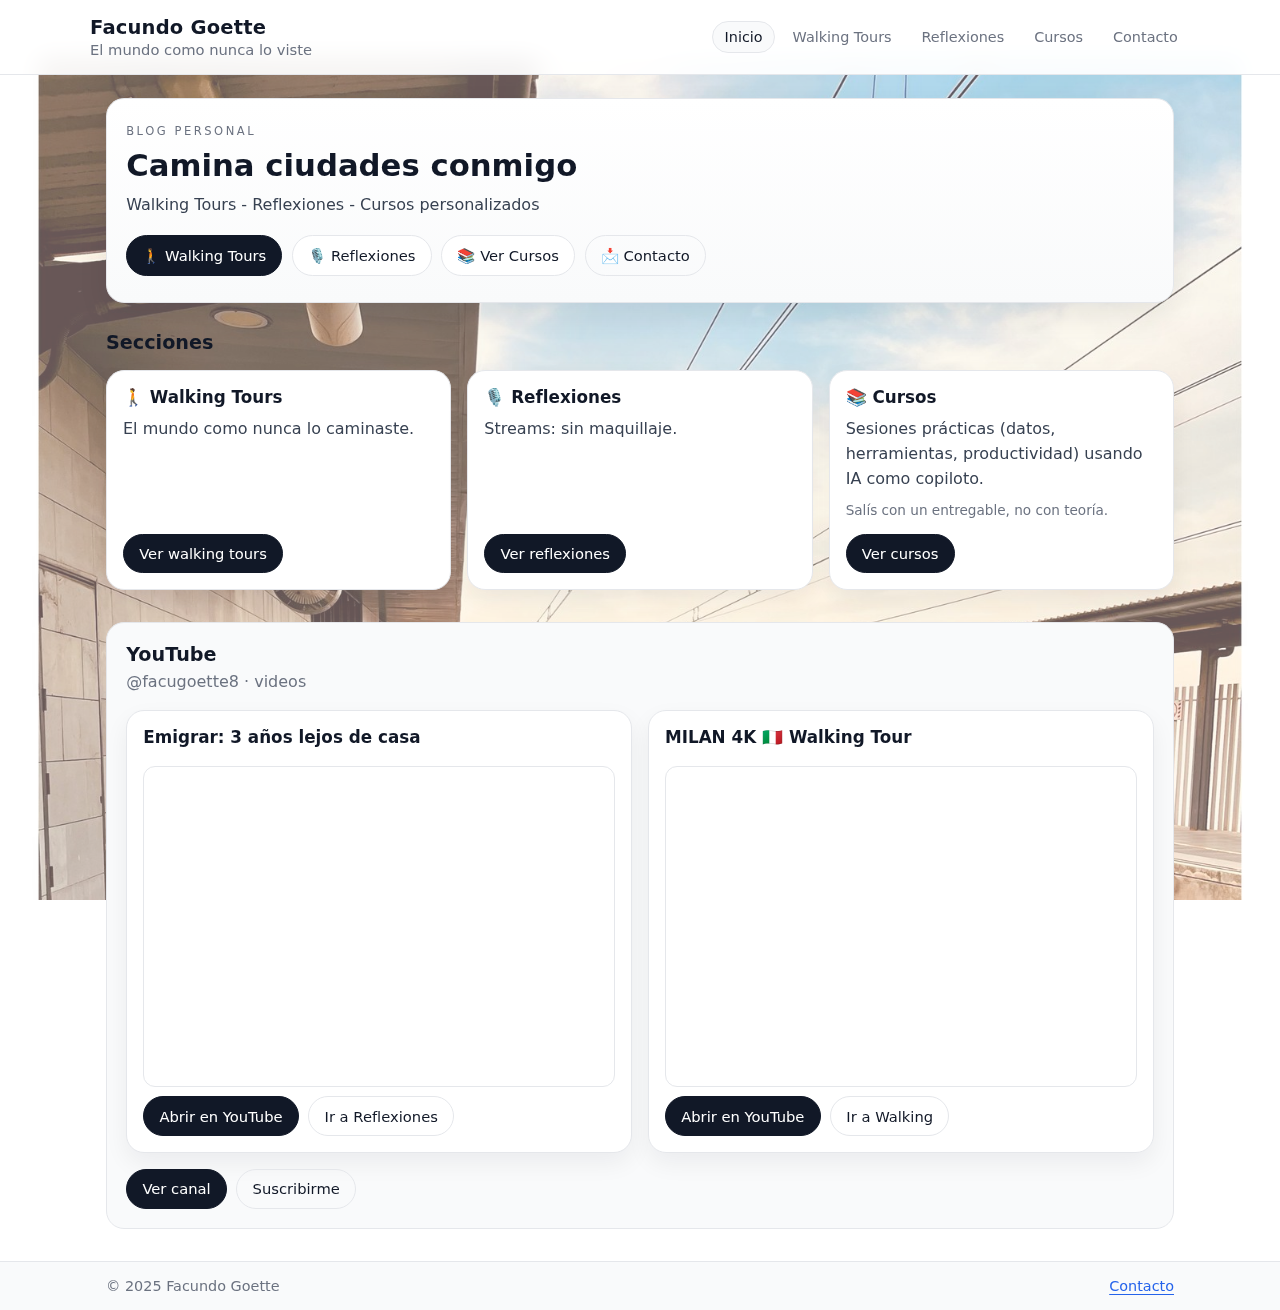
<file: index.html>
<!DOCTYPE html>
<html lang="es">
<head>
  <meta charset="UTF-8" />
  <title>Facundo Goette · Home</title>
  <meta name="viewport" content="width=device-width, initial-scale=1" />
  <meta name="description" content="Camina ciudades conmigo. Walking Tours, Reflexiones y Cursos personalizados.">

  <link rel="canonical" href="https://facugoette8.github.io/index.html" />

  <meta property="og:type" content="website" />
  <meta property="og:site_name" content="Facundo Goette" />
  <meta property="og:url" content="https://facugoette8.github.io/index.html" />
  <meta property="og:title" content="Facundo Goette · Walking Tours, Reflexiones y Cursos personalizados" />
  <meta property="og:description" content="Camina ciudades conmigo. Walking Tours, Reflexiones y Cursos personalizados." />
  <meta property="og:image" content="https://facugoette8.github.io/site-bg.jpg" />

  <meta name="twitter:card" content="summary_large_image" />
  <meta name="twitter:title" content="Facundo Goette · Walking Tours, Reflexiones y Cursos personalizados" />
  <meta name="twitter:description" content="Camina ciudades conmigo. Walking Tours, Reflexiones y Cursos personalizados." />
  <meta name="twitter:image" content="https://facugoette8.github.io/site-bg.jpg" />

  <link rel="stylesheet" href="styles.css" />

  <style>
    /* Fondo (parallax detrás de todo) */
    .page-bg, .page-bg-overlay { position: fixed; inset: 0; z-index: -2; pointer-events: none; }
    .page-bg{
      z-index:-2;
      background-repeat:no-repeat;
      background-size:cover;
      background-position:center 5%;
      background-color:#ffffff;
      background-image:url("site-bg.jpg");
      background-image:image-set(url("site-bg@2x.jpg") 2x, url("site-bg.jpg") 1x);
      will-change: background-position;
    }
    .page-bg-overlay{ z-index:-1; background: rgba(255,255,255,.34); }

    /* Marca (PC un poco más grande) */
    .brand{ display:flex; flex-direction:column; flex: 1; min-width: 240px; }
    .brand__name{ font-size: 1.22rem; font-weight: 700; white-space: nowrap; }
    .brand__tagline{ font-size: .92rem; }

    /* Mobile: header prolijo + nav rápido + hero/botones en grilla */
    .mobile-nav{ display:none; }

    @media (max-width: 720px){
      .header__inner{
        align-items:flex-start;
        gap:.75rem;
      }

      /* Evita cortes raros del nombre */
      .brand{
        min-width: 0;
        flex: 1;
      }
      .brand__name{
        font-size: 1.18rem;
        line-height: 1.15;
        white-space: nowrap;
        overflow: hidden;
        text-overflow: ellipsis;
        max-width: 100%;
      }

      /* Tagline: que se lea y no quede palabra por palabra */
      .brand__tagline{
        font-size: .9rem;
        line-height: 1.2;
        margin-top: .15rem;
        white-space: normal;
        word-break: normal;
        overflow-wrap: normal;
        max-width: 100%;
      }

      /* Nav desktop fuera, nav mobile abajo */
      .nav{ display:none; }
      .mobile-nav{
        display:flex;
        gap:.5rem;
        padding:.55rem 0 .15rem;
        overflow:auto;
        -webkit-overflow-scrolling: touch;
      }
      .mobile-nav a{
        white-space:nowrap;
        font-size:.9rem;
        padding:.38rem .7rem;
        border-radius:999px;
        border:1px solid var(--border);
        background: rgba(255,255,255,.72);
      }
      .mobile-nav a.is-active{
        background: rgba(255,255,255,.9);
        border-color: var(--border);
        color: var(--text);
      }

      /* Hero más prolijo */
      .hero{
        padding: 1rem !important;
      }
      .hero__badge{
        margin-bottom: .55rem !important;
      }
      .hero__title{
        line-height: 1.1;
      }
      .hero__lead{
        margin-top: .35rem !important;
      }

      /* Botones: 2 columnas, full width */
      .hero__actions{
        display:grid !important;
        grid-template-columns: 1fr 1fr;
        gap:.6rem;
      }
      .hero__actions .btn{
        width:100%;
        justify-content:center;
      }

      /* YouTube: menos alto en móvil */
      .section iframe{ height: 210px !important; }
    }

    /* Tarjetas de “Secciones” clickeables completas */
    .card--clickable{ cursor:pointer; }
  </style>
</head>

<body>
  <div class="page-bg" aria-hidden="true"></div>
  <div class="page-bg-overlay" aria-hidden="true"></div>

  <header class="header">
    <div class="container header__inner">
      <div class="brand">
        <a class="brand__name" href="index.html">Facundo Goette</a>
        <div class="brand__tagline">El mundo como nunca lo viste</div>

        <!-- Nav mobile -->
        <nav class="mobile-nav" aria-label="Navegación principal">
          <a class="is-active" href="index.html">Inicio</a>
          <a href="walking.html">Walking</a>
          <a href="streams.html">Reflexiones</a>
          <a href="clases.html">Cursos</a>
          <a href="contacto.html">Contacto</a>
        </nav>
      </div>

      <!-- Nav desktop -->
      <nav class="nav" aria-label="Navegación principal">
        <a class="nav__link nav__link--active" href="index.html">Inicio</a>
        <a class="nav__link" href="walking.html">Walking Tours</a>
        <a class="nav__link" href="streams.html">Reflexiones</a>
        <a class="nav__link" href="clases.html">Cursos</a>
        <a class="nav__link" href="contacto.html">Contacto</a>
      </nav>
    </div>
  </header>

  <main class="container">
    <section class="hero">
      <div class="hero__badge">Blog personal</div>
      <h1 class="hero__title">Camina ciudades conmigo</h1>
      <p class="hero__lead">Walking Tours - Reflexiones - Cursos personalizados</p>

      <div class="hero__actions">
        <a class="btn btn--primary" href="walking.html">🚶 Walking Tours</a>
        <a class="btn" href="streams.html">🎙️ Reflexiones</a>
        <a class="btn" href="clases.html">📚 Ver Cursos</a>
        <a class="btn btn--ghost" href="contacto.html">📩 Contacto</a>
      </div>
    </section>

    <section class="section">
      <div class="section__header">
        <h2 class="section__title">Secciones</h2>
      </div>

      <div class="grid3">
        <article class="card card--clickable" data-href="walking.html" role="button" tabindex="0">
          <h3 class="card__title">🚶 Walking Tours</h3>
          <p class="card__text">El mundo como nunca lo caminaste.</p>
          <div class="card__actions">
            <a class="btn btn--primary" href="walking.html">Ver walking tours</a>
          </div>
        </article>

        <article class="card card--clickable" data-href="streams.html" role="button" tabindex="0">
          <h3 class="card__title">🎙️ Reflexiones</h3>
          <p class="card__text">Streams: sin maquillaje.</p>
          <div class="card__actions">
            <a class="btn btn--primary" href="streams.html">Ver reflexiones</a>
          </div>
        </article>

        <article class="card card--clickable" data-href="clases.html" role="button" tabindex="0">
          <h3 class="card__title">📚 Cursos</h3>
          <p class="card__text">Sesiones prácticas (datos, herramientas, productividad) usando IA como copiloto.</p>
          <div class="card__meta">Salís con un entregable, no con teoría.</div>
          <div class="card__actions">
            <a class="btn btn--primary" href="clases.html">Ver cursos</a>
          </div>
        </article>
      </div>
    </section>

    <section class="section section--soft">
      <div class="section__header">
        <h2 class="section__title">YouTube</h2>
        <p class="section__subtitle">@facugoette8 · videos</p>
      </div>

      <div class="grid2">
        <article class="card">
          <h3 class="card__title">Emigrar: 3 años lejos de casa</h3>

          <div style="margin-top:.6rem; border-radius:12px; overflow:hidden; border:1px solid var(--border);">
            <iframe
              width="100%"
              height="315"
              src="https://www.youtube.com/embed/dikCAOnpZBc"
              title="Emigrar: 3 años lejos de casa"
              frameborder="0"
              allow="accelerometer; autoplay; clipboard-write; encrypted-media; gyroscope; picture-in-picture; web-share"
              allowfullscreen>
            </iframe>
          </div>

          <div class="card__actions">
            <a class="btn btn--primary" href="https://youtu.be/dikCAOnpZBc" target="_blank" rel="noopener">Abrir en YouTube</a>
            <a class="btn btn--ghost" href="streams.html">Ir a Reflexiones</a>
          </div>
        </article>

        <article class="card">
          <h3 class="card__title">MILAN 4K 🇮🇹 Walking Tour</h3>

          <div style="margin-top:.6rem; border-radius:12px; overflow:hidden; border:1px solid var(--border);">
            <iframe
              width="100%"
              height="315"
              src="https://www.youtube.com/embed/5RtOo4CuIRo"
              title="MILAN 4K Walking Tour"
              frameborder="0"
              allow="accelerometer; autoplay; clipboard-write; encrypted-media; gyroscope; picture-in-picture; web-share"
              allowfullscreen>
            </iframe>
          </div>

          <div class="card__actions">
            <a class="btn btn--primary" href="https://youtu.be/5RtOo4CuIRo" target="_blank" rel="noopener">Abrir en YouTube</a>
            <a class="btn btn--ghost" href="walking.html">Ir a Walking</a>
          </div>
        </article>
      </div>

      <div style="margin-top:1rem; display:flex; gap:.6rem; flex-wrap:wrap;">
        <a class="btn btn--primary" href="https://www.youtube.com/@facugoette8" target="_blank" rel="noopener">Ver canal</a>
        <a class="btn btn--ghost" href="https://www.youtube.com/@facugoette8?sub_confirmation=1" target="_blank" rel="noopener">Suscribirme</a>
      </div>
    </section>
  </main>

  <footer class="footer">
    <div class="container footer__inner">
      <div>© 2025 Facundo Goette</div>
      <div class="footer__links">
        <a class="link" href="contacto.html">Contacto</a>
      </div>
    </div>
  </footer>

  <script>
    (() => {
      const bg = document.querySelector(".page-bg");
      if (!bg) return;
      if (window.matchMedia("(prefers-reduced-motion: reduce)").matches) return;

      const startY = 5, endY = 95;
      let ticking = false;

      const setPos = () => {
        const doc = document.documentElement;
        const maxScroll = Math.max(1, doc.scrollHeight - window.innerHeight);
        const ratio = Math.min(1, Math.max(0, (window.scrollY || 0) / maxScroll));
        const y = startY + (endY - startY) * ratio;
        bg.style.backgroundPosition = `center ${y}%`;
        ticking = false;
      };

      const onScroll = () => {
        if (!ticking) { ticking = true; requestAnimationFrame(setPos); }
      };

      setPos();
      window.addEventListener("scroll", onScroll, { passive: true });
      window.addEventListener("resize", setPos);
    })();

    (() => {
      const cards = document.querySelectorAll(".grid3 .card--clickable");
      cards.forEach(card => {
        const target = card.getAttribute("data-href");
        if (!target) return;

        const go = () => { window.location.href = target; };

        card.addEventListener("click", (e) => {
          if (e.target && e.target.closest("a")) return;
          go();
        });

        card.addEventListener("keydown", (e) => {
          if (e.key === "Enter" || e.key === " ") {
            e.preventDefault();
            go();
          }
        });
      });
    })();
  </script>
</body>
</html>
</file>
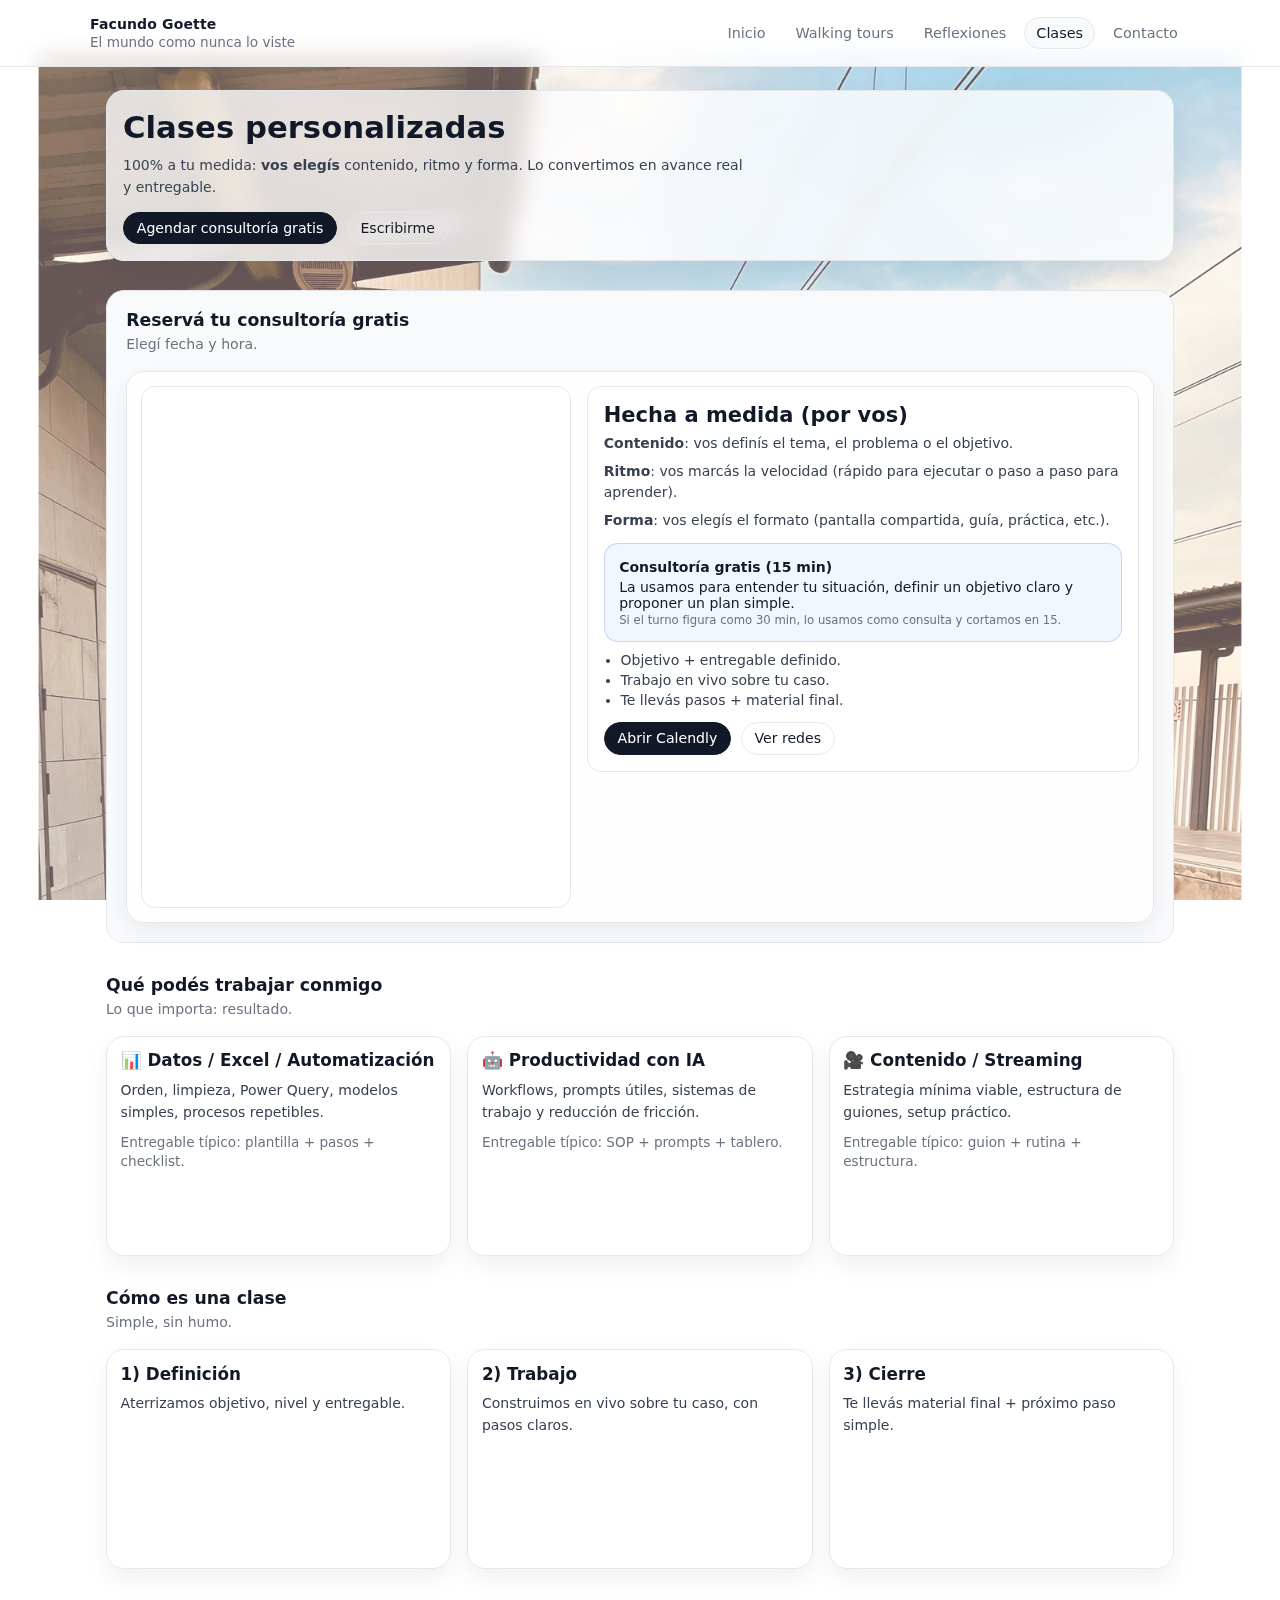
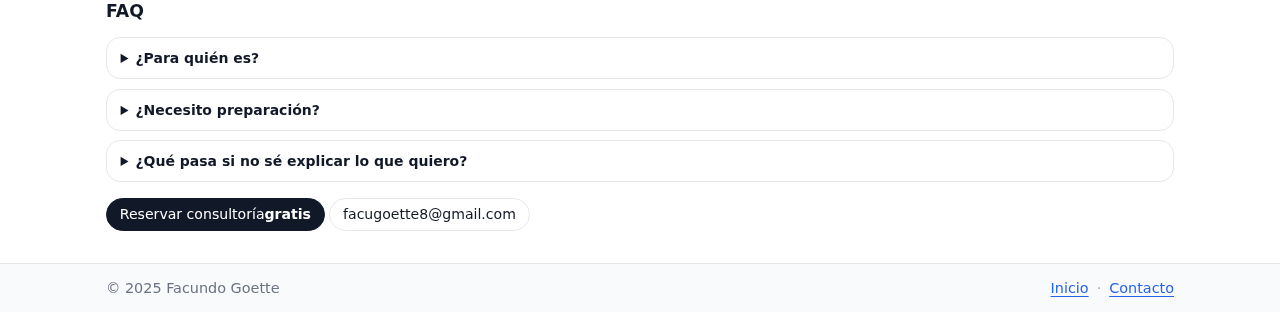
<file: clases.html>
<!DOCTYPE html>
<html lang="es">
<head>
  <meta charset="UTF-8" />
  <title>Clases · Facundo Goette</title>
  <meta name="viewport" content="width=device-width, initial-scale=1" />
  <meta name="description" content="Clases personalizadas con Facundo Goette: datos, herramientas digitales y productividad con IA. Agenda una consultoría gratis." />
  <link rel="canonical" href="https://facugoette8.github.io/clases.html" />

  <meta property="og:type" content="website" />
  <meta property="og:site_name" content="Facundo Goette" />
  <meta property="og:url" content="https://facugoette8.github.io/clases.html" />
  <meta property="og:title" content="Clases · Facundo Goette" />
  <meta property="og:description" content="Clases 100% personalizadas. Agenda una consultoría gratis." />
  <meta property="og:image" content="https://facugoette8.github.io/site-bg.jpg" />

  <meta name="twitter:card" content="summary_large_image" />
  <meta name="twitter:title" content="Clases · Facundo Goette" />
  <meta name="twitter:description" content="Clases 100% personalizadas. Agenda una consultoría gratis." />
  <meta name="twitter:image" content="https://facugoette8.github.io/site-bg.jpg" />

  <link rel="stylesheet" href="styles.css" />

  <style>
    html, body { background: transparent !important; }

    .page-bg, .page-bg-overlay { position: fixed; inset: 0; z-index: -2; pointer-events: none; }
    .page-bg {
      z-index: -2;
      background-repeat: no-repeat;
      background-size: cover;
      background-position: center 5%;
      background-color: #ffffff;
      background-image: url("site-bg.jpg");
      background-image: image-set(url("site-bg@2x.jpg") 2x, url("site-bg.jpg") 1x);
      will-change: background-position;
    }
    .page-bg-overlay { z-index: -1; background: rgba(255,255,255,.34); }

    .header { background: rgba(255,255,255,.72) !important; backdrop-filter: blur(12px); }
    .hero, .card { background: rgba(255,255,255,.78) !important; backdrop-filter: blur(10px); }

    body { font-size: 14px; }
    .hero { padding: 1rem !important; }
    .card { padding: .85rem !important; }
    .btn  { padding: .46rem .8rem !important; font-size: .88rem !important; }
    .section__title { font-size: 1.08rem !important; }
    .section__subtitle { font-size: .88rem !important; }

    .booking-grid { display:grid; grid-template-columns: 430px 1fr; gap:1rem; align-items:start; }
    @media (max-width: 980px){ .booking-grid { grid-template-columns: 1fr; } }

    .booking-picker {
      border-radius:14px;
      overflow:hidden;
      border:1px solid var(--border);
      background: rgba(255,255,255,.72);
    }
    .booking-picker .calendly-inline-widget { height: 520px !important; }

    .booking-pitch {
      border-radius:14px;
      border:1px solid var(--border);
      background: rgba(255,255,255,.72);
      padding: 1rem;
    }
    .booking-pitch h2, .booking-pitch h3 { margin:0 0 .4rem; }
    .booking-pitch p { margin:.35rem 0; color:#374151; line-height:1.55; }

    .pitch-spot {
      margin-top:.75rem;
      padding:.9rem;
      border-radius:14px;
      border:1px solid rgba(37,99,235,.22);
      background: rgba(37,99,235,.06);
    }
    .pitch-spot strong { display:block; margin-bottom:.25rem; }
    .pitch-spot small { color: var(--muted); }

    .bullets { margin:.6rem 0 0; padding-left: 1.05rem; color:#374151; }
    .bullets li { margin:.25rem 0; }

    .grid3 { display:grid; gap:1rem; grid-template-columns: repeat(3, minmax(0, 1fr)); }
    @media (max-width: 900px){ .grid3 { grid-template-columns: minmax(0, 1fr); } }

    details {
      border: 1px solid var(--border);
      border-radius: 14px;
      padding: .75rem .85rem;
      background: rgba(255,255,255,.68);
    }
    details + details { margin-top: .6rem; }
    summary { cursor: pointer; font-weight: 600; color: #111827; }
    details p { margin: .55rem 0 0; color:#374151; line-height:1.55; }
  </style>
</head>

<body>
  <div class="page-bg" aria-hidden="true"></div>
  <div class="page-bg-overlay" aria-hidden="true"></div>

  <header class="header">
    <div class="container header__inner">
      <div class="brand">
        <a class="brand__name" href="index.html">Facundo Goette</a>
        <div class="brand__tagline">El mundo como nunca lo viste</div>
      </div>

      <nav class="nav">
        <a class="nav__link" href="index.html">Inicio</a>
        <a class="nav__link" href="walking.html">Walking tours</a>
        <a class="nav__link" href="streams.html">Reflexiones</a>
        <a class="nav__link nav__link--active" href="clases.html">Clases</a>
        <a class="nav__link" href="contacto.html">Contacto</a>
      </nav>
    </div>
  </header>

  <main class="container">
    <section class="hero">
      <h1 class="hero__title">Clases personalizadas</h1>
      <p class="hero__lead">
        100% a tu medida: <strong>vos elegís</strong> contenido, ritmo y forma. Lo convertimos en avance real y entregable.
      </p>

      <div class="hero__actions" style="margin-top:.8rem;">
        <a class="btn btn--primary" href="#reservar">Agendar consultoría gratis</a>
        <a class="btn btn--ghost" href="mailto:facugoette8@gmail.com">Escribirme</a>
      </div>
    </section>

    <section id="reservar" class="section section--soft">
      <div class="section__header">
        <h2 class="section__title">Reservá tu consultoría <strong>gratis</strong></h2>
        <p class="section__subtitle">Elegí fecha y hora.</p>
      </div>

      <article class="card">
        <div class="booking-grid">
          <div class="booking-picker">
            <div class="calendly-inline-widget" data-url="https://calendly.com/facugoette8/30min" style="min-width:320px;"></div>
          </div>

          <div class="booking-pitch">
            <h2>Hecha a medida (por vos)</h2>
            <p><strong>Contenido</strong>: vos definís el tema, el problema o el objetivo.</p>
            <p><strong>Ritmo</strong>: vos marcás la velocidad (rápido para ejecutar o paso a paso para aprender).</p>
            <p><strong>Forma</strong>: vos elegís el formato (pantalla compartida, guía, práctica, etc.).</p>

            <div class="pitch-spot">
              <strong>Consultoría gratis (15 min)</strong>
              <div>La usamos para entender tu situación, definir un objetivo claro y proponer un plan simple.</div>
              <small>Si el turno figura como 30 min, lo usamos como consulta y cortamos en 15.</small>
            </div>

            <ul class="bullets">
              <li>Objetivo + entregable definido.</li>
              <li>Trabajo en vivo sobre tu caso.</li>
              <li>Te llevás pasos + material final.</li>
            </ul>

            <div class="card__actions" style="margin-top:.9rem;">
              <a class="btn btn--primary" href="https://calendly.com/facugoette8/30min" target="_blank" rel="noopener">Abrir Calendly</a>
              <a class="btn btn--ghost" href="contacto.html">Ver redes</a>
            </div>
          </div>
        </div>
      </article>
    </section>

    <section class="section">
      <div class="section__header">
        <h2 class="section__title">Qué podés trabajar conmigo</h2>
        <p class="section__subtitle">Lo que importa: resultado.</p>
      </div>

      <div class="grid3">
        <article class="card">
          <h3 class="card__title">📊 Datos / Excel / Automatización</h3>
          <p class="card__text">Orden, limpieza, Power Query, modelos simples, procesos repetibles.</p>
          <div class="card__meta">Entregable típico: plantilla + pasos + checklist.</div>
        </article>

        <article class="card">
          <h3 class="card__title">🤖 Productividad con IA</h3>
          <p class="card__text">Workflows, prompts útiles, sistemas de trabajo y reducción de fricción.</p>
          <div class="card__meta">Entregable típico: SOP + prompts + tablero.</div>
        </article>

        <article class="card">
          <h3 class="card__title">🎥 Contenido / Streaming</h3>
          <p class="card__text">Estrategia mínima viable, estructura de guiones, setup práctico.</p>
          <div class="card__meta">Entregable típico: guion + rutina + estructura.</div>
        </article>
      </div>
    </section>

    <section class="section">
      <div class="section__header">
        <h2 class="section__title">Cómo es una clase</h2>
        <p class="section__subtitle">Simple, sin humo.</p>
      </div>

      <div class="grid3">
        <article class="card">
          <h3 class="card__title">1) Definición</h3>
          <p class="card__text">Aterrizamos objetivo, nivel y entregable.</p>
        </article>
        <article class="card">
          <h3 class="card__title">2) Trabajo</h3>
          <p class="card__text">Construimos en vivo sobre tu caso, con pasos claros.</p>
        </article>
        <article class="card">
          <h3 class="card__title">3) Cierre</h3>
          <p class="card__text">Te llevás material final + próximo paso simple.</p>
        </article>
      </div>
    </section>

    <section class="section">
      <div class="section__header">
        <h2 class="section__title">FAQ</h2>
      </div>

      <details>
        <summary>¿Para quién es?</summary>
        <p>Para quien quiere avanzar de verdad: aprender haciendo o destrabar un problema concreto.</p>
      </details>

      <details>
        <summary>¿Necesito preparación?</summary>
        <p>No. Si tenés material (archivo, idea, objetivo), mejor. Si no, lo armamos rápido.</p>
      </details>

      <details>
        <summary>¿Qué pasa si no sé explicar lo que quiero?</summary>
        <p>En la consultoría gratis lo convertimos en objetivo claro y un plan.</p>
      </details>

      <div style="margin-top:1rem;">
        <a class="btn btn--primary" href="#reservar">Reservar consultoría <strong>gratis</strong></a>
        <a class="btn btn--ghost" href="mailto:facugoette8@gmail.com">facugoette8@gmail.com</a>
      </div>
    </section>
  </main>

  <footer class="footer">
    <div class="container footer__inner">
      <div>© 2025 Facundo Goette</div>
      <div class="footer__links">
        <a class="link" href="index.html">Inicio</a>
        <span class="dot">·</span>
        <a class="link" href="contacto.html">Contacto</a>
      </div>
    </div>
  </footer>

  <script async src="https://assets.calendly.com/assets/external/widget.js"></script>

  <script>
    (() => {
      const bg = document.querySelector(".page-bg");
      if (!bg) return;
      if (window.matchMedia("(prefers-reduced-motion: reduce)").matches) return;

      const startY = 5, endY = 95;
      let ticking = false;

      const setPos = () => {
        const doc = document.documentElement;
        const maxScroll = Math.max(1, doc.scrollHeight - window.innerHeight);
        const ratio = Math.min(1, Math.max(0, (window.scrollY || 0) / maxScroll));
        const y = startY + (endY - startY) * ratio;
        bg.style.backgroundPosition = `center ${y}%`;
        ticking = false;
      };

      const onScroll = () => {
        if (!ticking) { ticking = true; requestAnimationFrame(setPos); }
      };

      setPos();
      window.addEventListener("scroll", onScroll, { passive: true });
      window.addEventListener("resize", setPos);
      setTimeout(setPos, 800);
      setTimeout(setPos, 1800);
    })();
  </script>
</body>
</html>
</file>
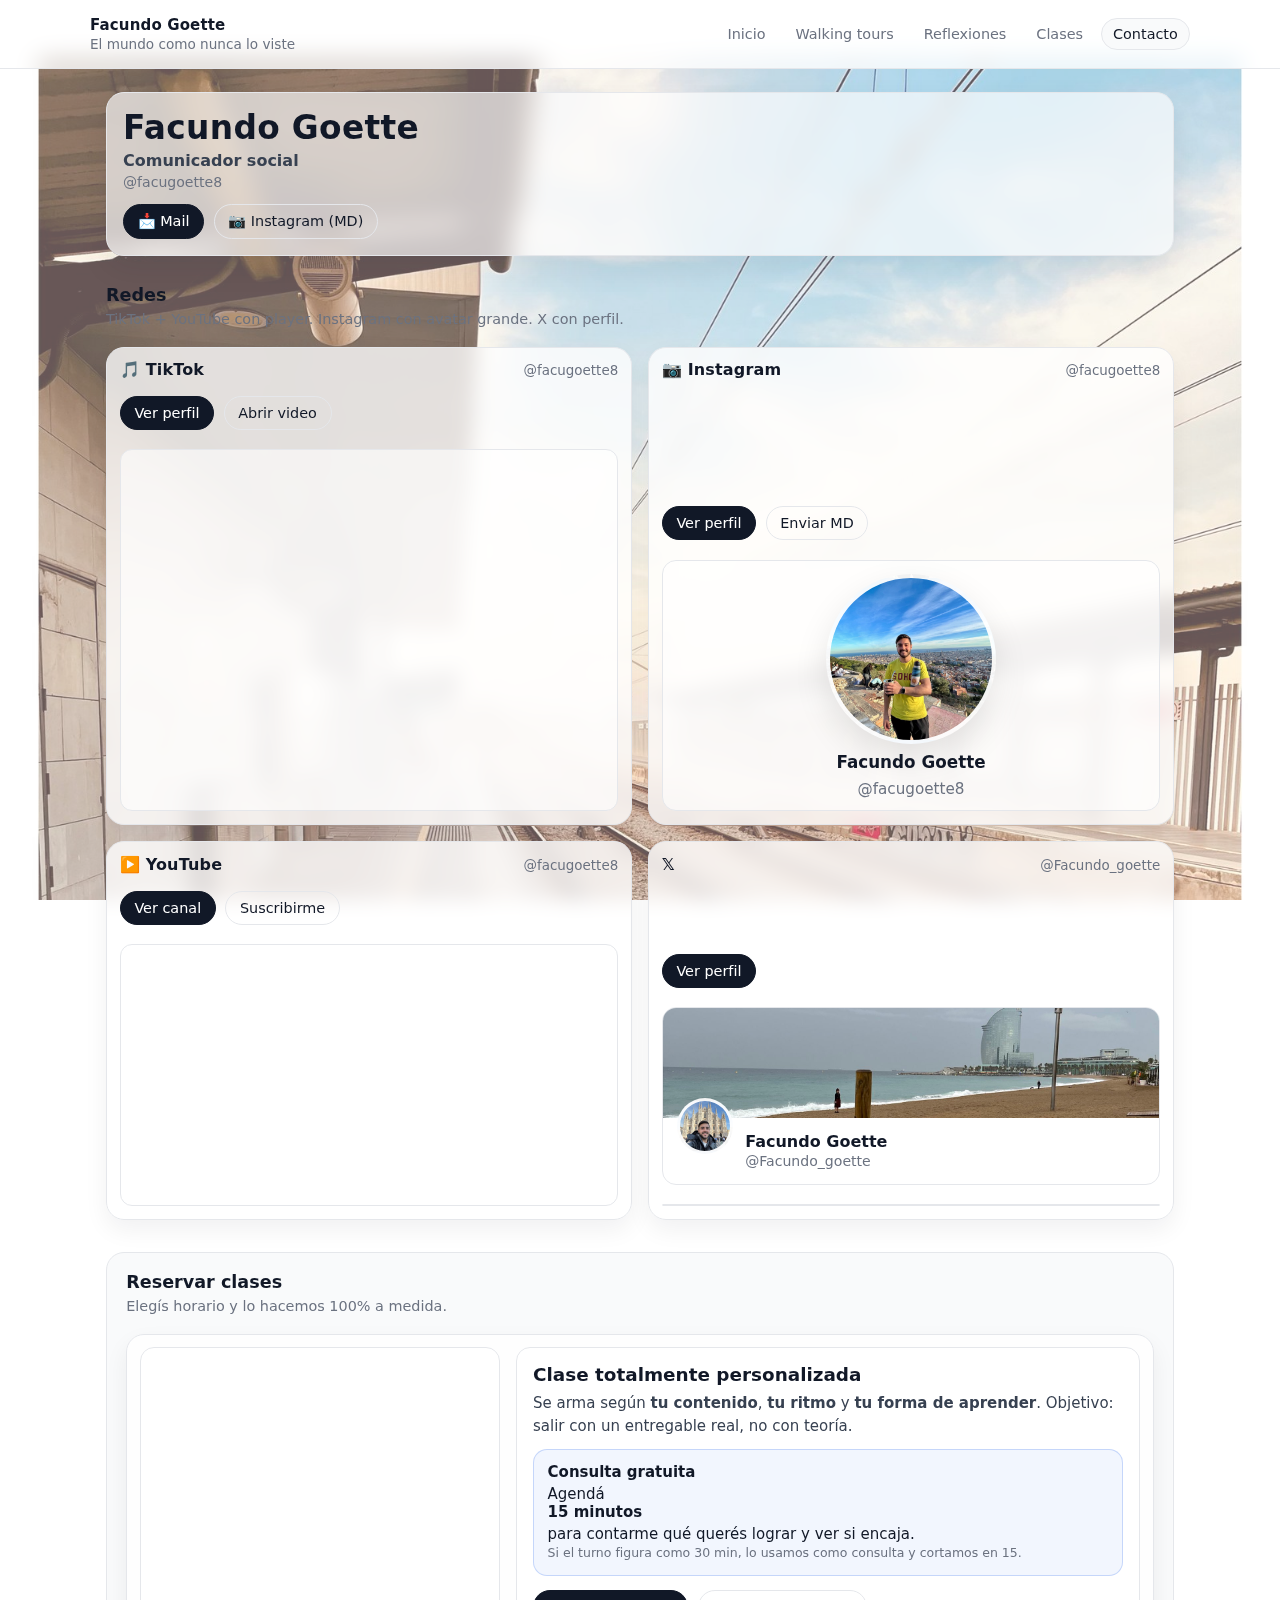
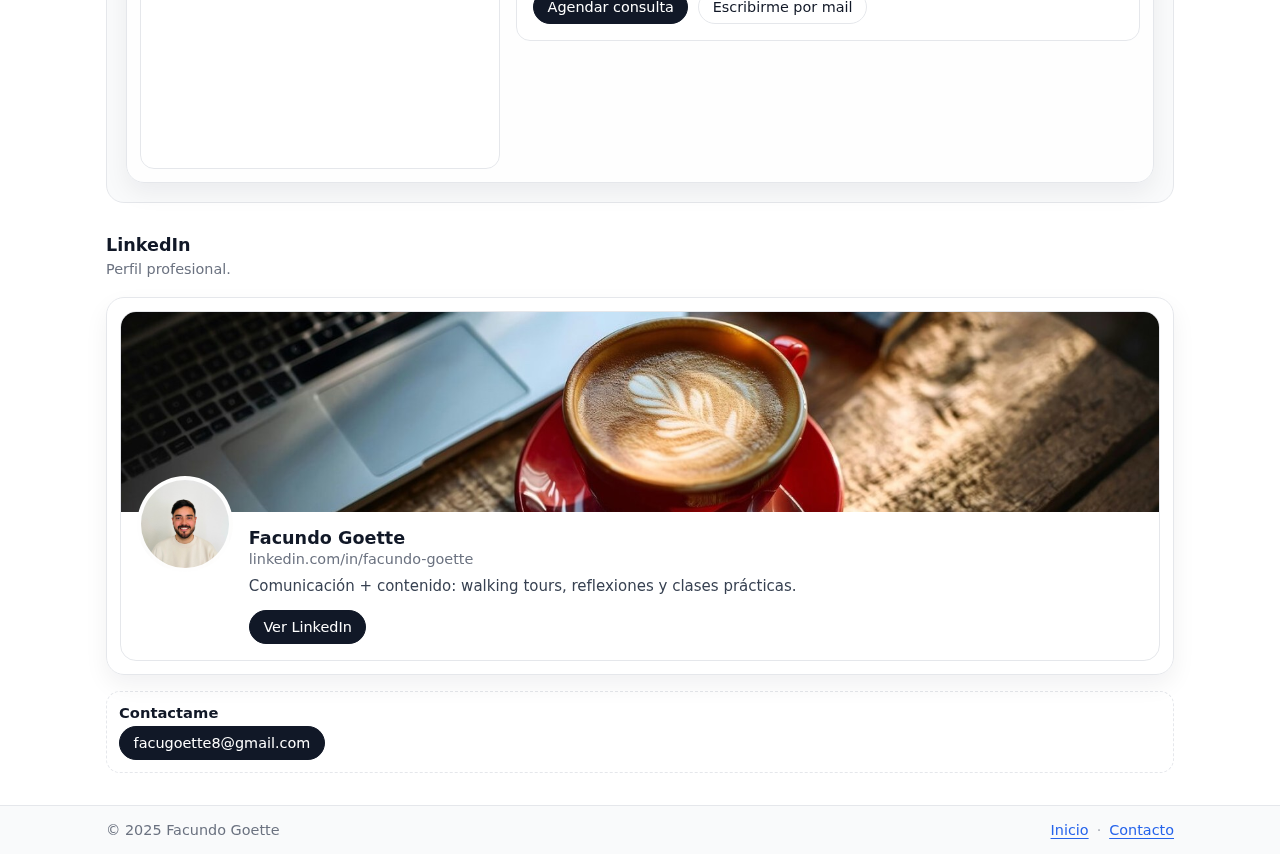
<file: contacto.html>
<!DOCTYPE html>
<html lang="es">
<head>
  <meta charset="UTF-8" />
  <title>Contacto · Facundo Goette</title>
  <meta name="viewport" content="width=device-width, initial-scale=1" />

  <meta name="description" content="Contacto de Facundo Goette. Redes sociales, LinkedIn y reserva de cursos." />
  <link rel="canonical" href="https://facugoette8.github.io/contacto.html" />

  <!-- Open Graph -->
  <meta property="og:type" content="website" />
  <meta property="og:site_name" content="Facundo Goette" />
  <meta property="og:url" content="https://facugoette8.github.io/contacto.html" />
  <meta property="og:title" content="Contacto · Facundo Goette" />
  <meta property="og:description" content="Redes sociales, LinkedIn y reserva de clases." />
  <meta property="og:image" content="https://facugoette8.github.io/site-bg.jpg" />

  <!-- X cards -->
  <meta name="twitter:card" content="summary_large_image" />
  <meta name="twitter:title" content="Contacto · Facundo Goette" />
  <meta name="twitter:description" content="Redes sociales, LinkedIn y reserva de clases." />
  <meta name="twitter:image" content="https://facugoette8.github.io/site-bg.jpg" />

  <link rel="stylesheet" href="styles.css" />

  <style>
    html, body { background: transparent !important; }
    body { font-size: 15px; }

    /* Fondo global */
    .page-bg, .page-bg-overlay { position: fixed; inset: 0; z-index: -2; pointer-events: none; }
    .page-bg {
      z-index: -2;
      background-repeat: no-repeat;
      background-size: cover;
      background-position: center 5%;
      background-color: #ffffff;
      background-image: url("site-bg.jpg");
      background-image: image-set(
        url("site-bg@2x.jpg") 2x,
        url("site-bg.jpg") 1x
      );
      will-change: background-position;
    }
    .page-bg-overlay { z-index: -1; background: rgba(255,255,255,.34); }

    /* Cristal */
    .header { background: rgba(255,255,255,.72) !important; backdrop-filter: blur(12px); }
    .hero   { background: rgba(255,255,255,.66) !important; backdrop-filter: blur(12px); }
    .card   { background: rgba(255,255,255,.78) !important; backdrop-filter: blur(10px); }

    /* Tamaños */
    .hero { padding: 1rem !important; }
    .card { padding: .8rem !important; }
    .btn  { padding: .5rem .85rem !important; font-size: .9rem !important; }
    .section__title { font-size: 1.1rem !important; }
    .section__subtitle { font-size: .9rem !important; }

    /* Hero */
    .hero__badge { display:none; }
    .profile-hero { display:flex; flex-direction:column; gap:.25rem; }
    .profile-hero__name { margin:0; font-size:clamp(1.6rem, 2.6vw, 2.05rem); letter-spacing:.01em; }
    .profile-hero__role { margin:0; font-size:1rem; color:#374151; font-weight:600; }
    .profile-hero__handle { margin:0; font-size:.88rem; color:var(--muted); }

    /* Grid */
    .contact-grid { display:grid; gap:1rem; grid-template-columns: repeat(2, minmax(0, 1fr)); }
    @media (max-width: 900px) { .contact-grid { grid-template-columns: minmax(0, 1fr); } }
    .card--full { grid-column: 1 / -1; }

    .social-head { display:flex; align-items:baseline; justify-content:space-between; gap:.6rem; flex-wrap:wrap; margin-bottom:.45rem; }
    .social-title { margin:0; font-size:1rem; letter-spacing:.01em; }
    .social-handle { font-size:.84rem; color:var(--muted); }

    .embed { margin-top:.6rem; border-radius:12px; overflow:hidden; border:1px solid var(--border); background: rgba(255,255,255,.6); }
    .embed iframe { width:100%; border:0; display:block; }

    /* Instagram: SOLO avatar grande centrado */
    .ig-center {
      margin-top: .65rem;
      display:flex;
      flex-direction:column;
      align-items:center;
      text-align:center;
      gap:.5rem;
      padding:.8rem;
      border-radius:14px;
      border:1px solid var(--border);
      background: rgba(255,255,255,.62);
    }
    .ig-avatar-big {
      width: 170px;
      height: 170px;
      border-radius: 999px;
      border: 4px solid rgba(255,255,255,.95);
      background-color:#e5e7eb;
      background-size:cover;
      background-position:center;
      background-image: url("317644327_1116765842315247_2099589209664585298_n.jpg");
      box-shadow: 0 14px 34px rgba(0,0,0,.10);
    }
    .ig-name-big { margin:0; font-size:1.05rem; color:#111827; font-weight:700; }
    .ig-handle-big { margin:0; font-size:.95rem; color:var(--muted); }

    /* Calendly */
    .booking-grid { display:grid; grid-template-columns: 360px 1fr; gap:1rem; align-items:start; }
    @media (max-width: 980px){ .booking-grid { grid-template-columns: 1fr; } }
    .booking-picker { border-radius:14px; overflow:hidden; border:1px solid var(--border); background: rgba(255,255,255,.72); }
    .booking-picker .calendly-inline-widget { height: 420px !important; }

    .booking-pitch { border-radius:14px; border:1px solid var(--border); background: rgba(255,255,255,.72); padding: 1rem; }
    .booking-pitch h3 { margin:0 0 .4rem; font-size:1.15rem; }
    .booking-pitch p { margin:0 0 .6rem; color:#374151; line-height:1.55; }
    .pitch-spot { margin-top:.65rem; padding:.85rem; border-radius:14px; border:1px solid rgba(37,99,235,.22); background: rgba(37,99,235,.06); }
    .pitch-spot strong { display:block; margin-bottom:.25rem; }
    .pitch-spot small { color: var(--muted); }

    /* LinkedIn */
    .li-wrap { border-radius:16px; overflow:hidden; border:1px solid var(--border); background: rgba(255,255,255,.86); }
    .li-cover {
      height:200px;
      background-size:cover;
      background-position:center;
      background-color:#fff;
      background-image: url("linkedin-cover.jpg");
    }
    .li-body { padding:1rem; display:grid; grid-template-columns: 96px 1fr; gap:1rem; align-items:start; }
    .li-avatar {
      width:96px; height:96px; border-radius:999px; border:4px solid rgba(255,255,255,.95);
      margin-top:-52px;
      background-size:cover; background-position:center;
      background-color:#e5e7eb;
      background-image: url("linkedin-avatar.jpg");
    }
    .li-name { margin:0; font-size:1.1rem; }
    .li-meta { margin:.18rem 0 0; color:var(--muted); font-size:.9rem; }
    .li-desc { margin:.55rem 0 0; color:#374151; line-height:1.55; }

    /* X (como antes: portada + avatar + timeline) */
    .x-profile { border-radius:14px; border:1px solid var(--border); overflow:hidden; background: rgba(255,255,255,.78); }
    .x-banner {
      height:110px;
      background-color:#fff;
      background-size:cover;
      background-position:center;
      background-image: url("1500x500.jpeg");
    }
    .x-body { padding:.9rem; display:grid; grid-template-columns: 56px 1fr; gap:.75rem; align-items:start; }
    .x-avatar {
      width:56px; height:56px; border-radius:999px; border:3px solid rgba(255,255,255,.95);
      margin-top:-34px;
      background-size:cover; background-position:center;
      background-color:#e5e7eb;
      background-image: url("F11iB7Ul_400x400.jpg");
    }
    .x-name { margin:0; font-size:1rem; }
    .x-handle { margin:.12rem 0 0; color:var(--muted); font-size:.88rem; }

    .final-contact { margin-top:1rem; padding:.75rem; border-radius:14px; border:1px dashed var(--border); background: rgba(255,255,255,.62); }
    .final-contact__title { margin:0 0 .35rem; font-size:.92rem; }
  </style>
</head>

<body>
  <div class="page-bg" aria-hidden="true"></div>
  <div class="page-bg-overlay" aria-hidden="true"></div>

  <header class="header">
    <div class="container header__inner">
      <div class="brand">
        <a class="brand__name" href="index.html">Facundo Goette</a>
        <div class="brand__tagline">El mundo como nunca lo viste</div>
      </div>

      <nav class="nav">
        <a class="nav__link" href="index.html">Inicio</a>
        <a class="nav__link" href="walking.html">Walking tours</a>
        <a class="nav__link" href="streams.html">Reflexiones</a>
        <a class="nav__link" href="clases.html">Clases</a>
        <a class="nav__link nav__link--active" href="contacto.html">Contacto</a>
      </nav>
    </div>
  </header>

  <main class="container">
    <section class="hero">
      <div class="profile-hero">
        <h1 class="profile-hero__name">Facundo Goette</h1>
        <p class="profile-hero__role">Comunicador social</p>
        <p class="profile-hero__handle">@facugoette8</p>
      </div>

      <div class="hero__actions" style="margin-top:.9rem;">
        <a class="btn btn--primary" href="mailto:facugoette8@gmail.com">📩 Mail</a>
        <a class="btn btn--ghost" href="https://ig.me/m/facugoette8" target="_blank" rel="noopener">📷 Instagram (MD)</a>
      </div>
    </section>

    <!-- Redes -->
    <section class="section">
      <div class="section__header">
        <h2 class="section__title">Redes</h2>
        <p class="section__subtitle">TikTok + YouTube con player. Instagram con avatar grande. X con perfil.</p>
      </div>

      <div class="contact-grid">
        <!-- TikTok -->
        <article class="card">
          <div class="social-head">
            <h3 class="social-title">🎵 TikTok</h3>
            <div class="social-handle">@facugoette8</div>
          </div>

          <div class="card__actions">
            <a class="btn btn--primary" href="https://www.tiktok.com/@facugoette8" target="_blank" rel="noopener">Ver perfil</a>
            <a class="btn btn--ghost" href="https://www.tiktok.com/@facugoette8/video/7483991984307260727" target="_blank" rel="noopener">Abrir video</a>
          </div>

          <div class="embed">
            <iframe
              height="360"
              loading="lazy"
              src="https://www.tiktok.com/player/v1/7483991984307260727?autoplay=1&loop=1&muted=1"
              title="TikTok · facugoette8"
              allow="autoplay; encrypted-media; clipboard-write; picture-in-picture"
              allowfullscreen></iframe>
          </div>
        </article>

        <!-- Instagram (solo avatar grande) -->
        <article class="card">
          <div class="social-head">
            <h3 class="social-title">📷 Instagram</h3>
            <div class="social-handle">@facugoette8</div>
          </div>

          <div class="card__actions">
            <a class="btn btn--primary" href="https://www.instagram.com/facugoette8/" target="_blank" rel="noopener">Ver perfil</a>
            <a class="btn btn--ghost" href="https://ig.me/m/facugoette8" target="_blank" rel="noopener">Enviar MD</a>
          </div>

          <div class="ig-center">
            <div class="ig-avatar-big" aria-hidden="true"></div>
            <p class="ig-name-big">Facundo Goette</p>
            <p class="ig-handle-big">@facugoette8</p>
          </div>
        </article>

        <!-- YouTube -->
        <article class="card">
          <div class="social-head">
            <h3 class="social-title">▶️ YouTube</h3>
            <div class="social-handle">@facugoette8</div>
          </div>

          <div class="card__actions">
            <a class="btn btn--primary" href="https://www.youtube.com/@facugoette8" target="_blank" rel="noopener">Ver canal</a>
            <a class="btn btn--ghost" href="https://www.youtube.com/@facugoette8?sub_confirmation=1" target="_blank" rel="noopener">Suscribirme</a>
          </div>

          <div class="embed">
            <iframe
              height="260"
              loading="lazy"
              src="https://www.youtube.com/embed/dikCAOnpZBc"
              title="Emigrar: 3 años lejos de casa"
              allow="accelerometer; autoplay; clipboard-write; encrypted-media; gyroscope; picture-in-picture; web-share"
              allowfullscreen></iframe>
          </div>
        </article>

        <!-- X (como antes, sin textos extra) -->
        <article class="card">
          <div class="social-head">
            <h3 class="social-title">𝕏</h3>
            <div class="social-handle">@Facundo_goette</div>
          </div>

          <div class="card__actions">
            <a class="btn btn--primary" href="https://x.com/Facundo_goette" target="_blank" rel="noopener">Ver perfil</a>
          </div>

          <div class="x-profile" style="margin-top:.6rem;">
            <div class="x-banner"></div>
            <div class="x-body">
              <div class="x-avatar" aria-hidden="true"></div>
              <div>
                <h4 class="x-name">Facundo Goette</h4>
                <div class="x-handle">@Facundo_goette</div>
              </div>
            </div>
          </div>

          <div class="embed" style="margin-top:.6rem;">
            <a class="twitter-timeline" data-height="320" href="https://twitter.com/Facundo_goette"> </a>
          </div>
        </article>
      </div>
    </section>

    <!-- Reservar clases -->
    <section class="section section--soft">
      <div class="section__header">
        <h2 class="section__title">Reservar clases</h2>
        <p class="section__subtitle">Elegís horario y lo hacemos 100% a medida.</p>
      </div>

      <article class="card card--full">
        <div class="booking-grid">
          <div class="booking-picker">
            <div class="calendly-inline-widget" data-url="https://calendly.com/facugoette8/30min" style="min-width:320px;"></div>
          </div>

          <div class="booking-pitch">
            <h3>Clase totalmente personalizada</h3>
            <p>
              Se arma según <strong>tu contenido</strong>, <strong>tu ritmo</strong> y <strong>tu forma de aprender</strong>.
              Objetivo: salir con un entregable real, no con teoría.
            </p>

            <div class="pitch-spot">
              <strong>Consulta gratuita</strong>
              <div>Agendá <strong>15 minutos</strong> para contarme qué querés lograr y ver si encaja.</div>
              <small>Si el turno figura como 30 min, lo usamos como consulta y cortamos en 15.</small>
            </div>

            <div class="card__actions" style="margin-top:.9rem;">
              <a class="btn btn--primary" href="https://calendly.com/facugoette8/30min" target="_blank" rel="noopener">Agendar consulta</a>
              <a class="btn btn--ghost" href="mailto:facugoette8@gmail.com">Escribirme por mail</a>
            </div>
          </div>
        </div>
      </article>
    </section>

    <!-- LinkedIn -->
    <section class="section">
      <div class="section__header">
        <h2 class="section__title">LinkedIn</h2>
        <p class="section__subtitle">Perfil profesional.</p>
      </div>

      <article class="card card--full">
        <div class="li-wrap">
          <div class="li-cover"></div>

          <div class="li-body">
            <div class="li-avatar" aria-hidden="true"></div>

            <div>
              <h3 class="li-name">Facundo Goette</h3>
              <p class="li-meta">linkedin.com/in/facundo-goette</p>
              <p class="li-desc">Comunicación + contenido: walking tours, reflexiones y clases prácticas.</p>

              <div class="card__actions" style="margin-top:.7rem;">
                <a class="btn btn--primary" href="https://www.linkedin.com/in/facundo-goette/" target="_blank" rel="noopener">Ver LinkedIn</a>
              </div>
            </div>
          </div>
        </div>
      </article>

      <div class="final-contact">
        <p class="final-contact__title"><strong>Contactame</strong></p>
        <a class="btn btn--primary" href="mailto:facugoette8@gmail.com">facugoette8@gmail.com</a>
      </div>
    </section>
  </main>

  <footer class="footer">
    <div class="container footer__inner">
      <div>© 2025 Facundo Goette</div>
      <div class="footer__links">
        <a class="link" href="index.html">Inicio</a>
        <span class="dot">·</span>
        <a class="link" href="contacto.html">Contacto</a>
      </div>
    </div>
  </footer>

  <script async src="https://platform.twitter.com/widgets.js" charset="utf-8"></script>
  <script async src="https://assets.calendly.com/assets/external/widget.js"></script>

  <!-- Fondo: recorre la foto de arriba hacia abajo -->
  <script>
    (() => {
      const bg = document.querySelector(".page-bg");
      if (!bg) return;
      if (window.matchMedia("(prefers-reduced-motion: reduce)").matches) return;

      const startY = 5, endY = 95;
      let ticking = false;

      const setPos = () => {
        const doc = document.documentElement;
        const maxScroll = Math.max(1, doc.scrollHeight - window.innerHeight);
        const ratio = Math.min(1, Math.max(0, (window.scrollY || 0) / maxScroll));
        const y = startY + (endY - startY) * ratio;
        bg.style.backgroundPosition = `center ${y}%`;
        ticking = false;
      };

      const onScroll = () => {
        if (!ticking) { ticking = true; requestAnimationFrame(setPos); }
      };

      setPos();
      window.addEventListener("scroll", onScroll, { passive: true });
      window.addEventListener("resize", setPos);
      setTimeout(setPos, 800);
      setTimeout(setPos, 1800);
    })();
  </script>
</body>
</html>
</file>
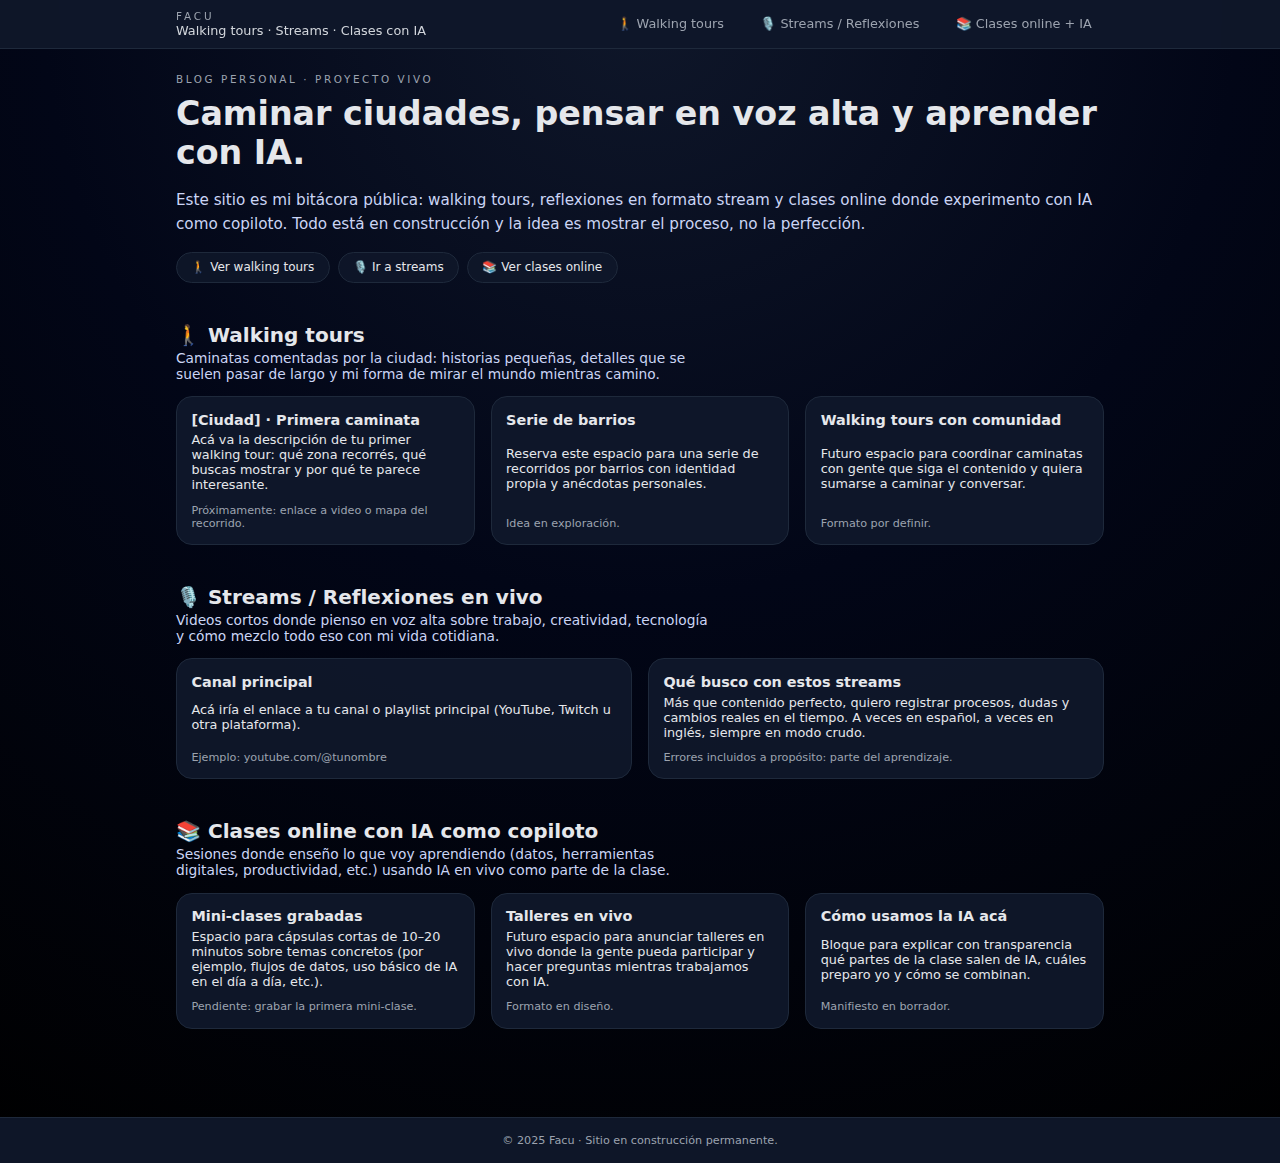
<file: FacundoGoetteWeb.html>
<!DOCTYPE html>
<html lang="es">
<head>
  <meta charset="UTF-8" />
  <title>Facu · Walking Tours, Streams y Clases con IA</title>
  <meta name="viewport" content="width=device-width, initial-scale=1" />
  <style>
    :root {
      --bg: #020617;
      --bg-card: #020617;
      --border: #1e293b;
      --text: #e5e7eb;
      --muted: #9ca3af;
      --accent: #38bdf8;
      --accent-soft: rgba(56, 189, 248, 0.15);
      --radius: 16px;
      --max-width: 960px;
      --font-sans: system-ui, -apple-system, BlinkMacSystemFont, "Segoe UI", sans-serif;
    }

    * { box-sizing: border-box; }

    body {
      margin: 0;
      font-family: var(--font-sans);
      background: radial-gradient(circle at top, #0f172a 0, #020617 45%, #000 100%);
      color: var(--text);
      -webkit-font-smoothing: antialiased;
      scroll-behavior: smooth;
    }

    a { color: inherit; text-decoration: none; }

    header {
      position: sticky;
      top: 0;
      z-index: 10;
      border-bottom: 1px solid var(--border);
      backdrop-filter: blur(14px);
      background: rgba(15,23,42,0.96);
    }

    .nav-inner {
      max-width: var(--max-width);
      margin: 0 auto;
      padding: 0.6rem 1rem;
      display: flex;
      align-items: center;
      justify-content: space-between;
      gap: 1rem;
    }

    .brand {
      display: flex;
      flex-direction: column;
      gap: 0.1rem;
    }

    .brand-tag {
      font-size: 0.65rem;
      text-transform: uppercase;
      letter-spacing: 0.28em;
      color: var(--muted);
    }

    .brand-sub {
      font-size: 0.8rem;
      color: #d1d5db;
    }

    .nav-links {
      display: flex;
      gap: 0.75rem;
      font-size: 0.8rem;
      color: var(--muted);
    }

    .nav-links a {
      padding: 0.35rem 0.7rem;
      border-radius: 999px;
      border: 1px solid transparent;
    }

    .nav-links a:hover {
      color: var(--text);
      border-color: var(--border);
      background: rgba(15,23,42,0.9);
    }

    main {
      max-width: var(--max-width);
      margin: 0 auto;
      padding: 1.5rem 1rem 3rem;
    }

    .hero {
      margin-bottom: 2.5rem;
    }

    .badge {
      font-size: 0.65rem;
      text-transform: uppercase;
      letter-spacing: 0.25em;
      color: var(--muted);
      margin-bottom: 0.6rem;
    }

    h1 {
      font-size: clamp(1.9rem, 2.6vw, 2.4rem);
      margin: 0 0 0.7rem;
      font-weight: 600;
    }

    .hero-text {
      font-size: 0.95rem;
      color: #cbd5f5;
      margin-bottom: 1rem;
      line-height: 1.6;
    }

    .hero-tags {
      display: flex;
      flex-wrap: wrap;
      gap: 0.5rem;
      margin-top: 0.8rem;
    }

    .chip {
      font-size: 0.75rem;
      padding: 0.45rem 0.9rem;
      border-radius: 999px;
      border: 1px solid var(--border);
      background: rgba(15,23,42,0.85);
      cursor: pointer;
    }

    .chip:hover {
      border-color: var(--accent);
      background: var(--accent-soft);
    }

    section {
      margin-bottom: 2.5rem;
    }

    .section-header {
      margin-bottom: 0.9rem;
    }

    .section-header h2 {
      margin: 0 0 0.2rem;
      font-size: 1.25rem;
      font-weight: 600;
    }

    .section-header p {
      margin: 0;
      font-size: 0.86rem;
      color: #cbd5f5;
      max-width: 34rem;
    }

    .card-grid-3,
    .card-grid-2 {
      display: grid;
      gap: 1rem;
    }

    .card-grid-3 { grid-template-columns: repeat(3, minmax(0, 1fr)); }
    .card-grid-2 { grid-template-columns: repeat(2, minmax(0, 1fr)); }

    .card {
      border-radius: var(--radius);
      border: 1px solid var(--border);
      background: rgba(15,23,42,0.95);
      padding: 0.9rem;
      font-size: 0.8rem;
      display: flex;
      flex-direction: column;
      justify-content: space-between;
      min-height: 120px;
    }

    .card h3 {
      margin: 0 0 0.3rem;
      font-size: 0.9rem;
    }

    .card p {
      margin: 0 0 0.4rem;
      color: #e5e7eb;
    }

    .card small {
      font-size: 0.7rem;
      color: var(--muted);
      margin-top: 0.3rem;
      display: block;
    }

    footer {
      border-top: 1px solid var(--border);
      padding: 1rem;
      font-size: 0.7rem;
      color: var(--muted);
      text-align: center;
      background: rgba(15,23,42,0.96);
    }

    @media (max-width: 768px) {
      .nav-links { display: none; }
      .card-grid-3,
      .card-grid-2 { grid-template-columns: minmax(0, 1fr); }
    }
  </style>
</head>
<body>
  <!-- NAV SUPERIOR -->
  <header>
    <div class="nav-inner">
      <div class="brand">
        <span class="brand-tag">Facu</span>
        <span class="brand-sub">Walking tours · Streams · Clases con IA</span>
      </div>
      <nav class="nav-links">
        <a href="#walking">🚶 Walking tours</a>
        <a href="#streams">🎙️ Streams / Reflexiones</a>
        <a href="#clases">📚 Clases online + IA</a>
      </nav>
    </div>
  </header>

  <main>
    <!-- HERO / INTRO -->
    <section class="hero">
      <div class="badge">Blog personal · Proyecto vivo</div>
      <h1>
        <!-- EDITA ESTE TÍTULO -->
        Caminar ciudades, pensar en voz alta y aprender con IA.
      </h1>
      <p class="hero-text">
        <!-- EDITA ESTE PÁRRAFO -->
        Este sitio es mi bitácora pública: walking tours, reflexiones en formato stream
        y clases online donde experimento con IA como copiloto. Todo está en construcción
        y la idea es mostrar el proceso, no la perfección.
      </p>

      <div class="hero-tags">
        <a class="chip" href="#walking">🚶 Ver walking tours</a>
        <a class="chip" href="#streams">🎙️ Ir a streams</a>
        <a class="chip" href="#clases">📚 Ver clases online</a>
      </div>
    </section>

    <!-- SECCIÓN 1: WALKING TOURS -->
    <section id="walking">
      <div class="section-header">
        <h2>🚶 Walking tours</h2>
        <p>
          <!-- EDITA DESCRIPCIÓN GENERAL -->
          Caminatas comentadas por la ciudad: historias pequeñas, detalles que se suelen pasar
          de largo y mi forma de mirar el mundo mientras camino.
        </p>
      </div>

      <div class="card-grid-3">
        <article class="card">
          <h3>
            <!-- EJEMPLO: EDITA CIUDAD/RECORRIDO -->
            [Ciudad] · Primera caminata
          </h3>
          <p>
            <!-- EDITA TEXTO -->
            Acá va la descripción de tu primer walking tour: qué zona recorrés,
            qué buscas mostrar y por qué te parece interesante.
          </p>
          <small>
            <!-- MÁS ADELANTE: LINK A VIDEO / MAPA -->
            Próximamente: enlace a video o mapa del recorrido.
          </small>
        </article>

        <article class="card">
          <h3>Serie de barrios</h3>
          <p>
            Reserva este espacio para una serie de recorridos por barrios con identidad propia
            y anécdotas personales.
          </p>
          <small>Idea en exploración.</small>
        </article>

        <article class="card">
          <h3>Walking tours con comunidad</h3>
          <p>
            Futuro espacio para coordinar caminatas con gente que siga el contenido y quiera
            sumarse a caminar y conversar.
          </p>
          <small>Formato por definir.</small>
        </article>
      </div>
    </section>

    <!-- SECCIÓN 2: STREAMS / REFLEXIONES -->
    <section id="streams">
      <div class="section-header">
        <h2>🎙️ Streams / Reflexiones en vivo</h2>
        <p>
          <!-- EDITA DESCRIPCIÓN GENERAL -->
          Videos cortos donde pienso en voz alta sobre trabajo, creatividad, tecnología
          y cómo mezclo todo eso con mi vida cotidiana.
        </p>
      </div>

      <div class="card-grid-2">
        <article class="card">
          <h3>Canal principal</h3>
          <p>
            <!-- SI TIENES CANAL, EDITA Y PON LINK -->
            Acá iría el enlace a tu canal o playlist principal (YouTube, Twitch u otra plataforma).
          </p>
          <small>
            Ejemplo: <a href="#" target="_blank">youtube.com/@tunombre</a>
          </small>
        </article>

        <article class="card">
          <h3>Qué busco con estos streams</h3>
          <p>
            <!-- ESCRIBE TU INTENCIÓN -->
            Más que contenido perfecto, quiero registrar procesos, dudas y cambios reales en el tiempo.
            A veces en español, a veces en inglés, siempre en modo crudo.
          </p>
          <small>Errores incluidos a propósito: parte del aprendizaje.</small>
        </article>
      </div>
    </section>

    <!-- SECCIÓN 3: CLASES ONLINE + IA -->
    <section id="clases">
      <div class="section-header">
        <h2>📚 Clases online con IA como copiloto</h2>
        <p>
          <!-- EDITA DESCRIPCIÓN GENERAL -->
          Sesiones donde enseño lo que voy aprendiendo (datos, herramientas digitales, productividad, etc.)
          usando IA en vivo como parte de la clase.
        </p>
      </div>

      <div class="card-grid-3">
        <article class="card">
          <h3>Mini-clases grabadas</h3>
          <p>
            Espacio para cápsulas cortas de 10–20 minutos sobre temas concretos
            (por ejemplo, flujos de datos, uso básico de IA en el día a día, etc.).
          </p>
          <small>Pendiente: grabar la primera mini-clase.</small>
        </article>

        <article class="card">
          <h3>Talleres en vivo</h3>
          <p>
            Futuro espacio para anunciar talleres en vivo donde la gente pueda participar
            y hacer preguntas mientras trabajamos con IA.
          </p>
          <small>Formato en diseño.</small>
        </article>

        <article class="card">
          <h3>Cómo usamos la IA acá</h3>
          <p>
            Bloque para explicar con transparencia qué partes de la clase salen de IA,
            cuáles preparo yo y cómo se combinan.
          </p>
          <small>Manifiesto en borrador.</small>
        </article>
      </div>
    </section>
  </main>

  <footer>
    © <!-- PUEDES EDITAR AÑO --> 2025 Facu · Sitio en construcción permanente.
  </footer>
</body>
</html>
</file>
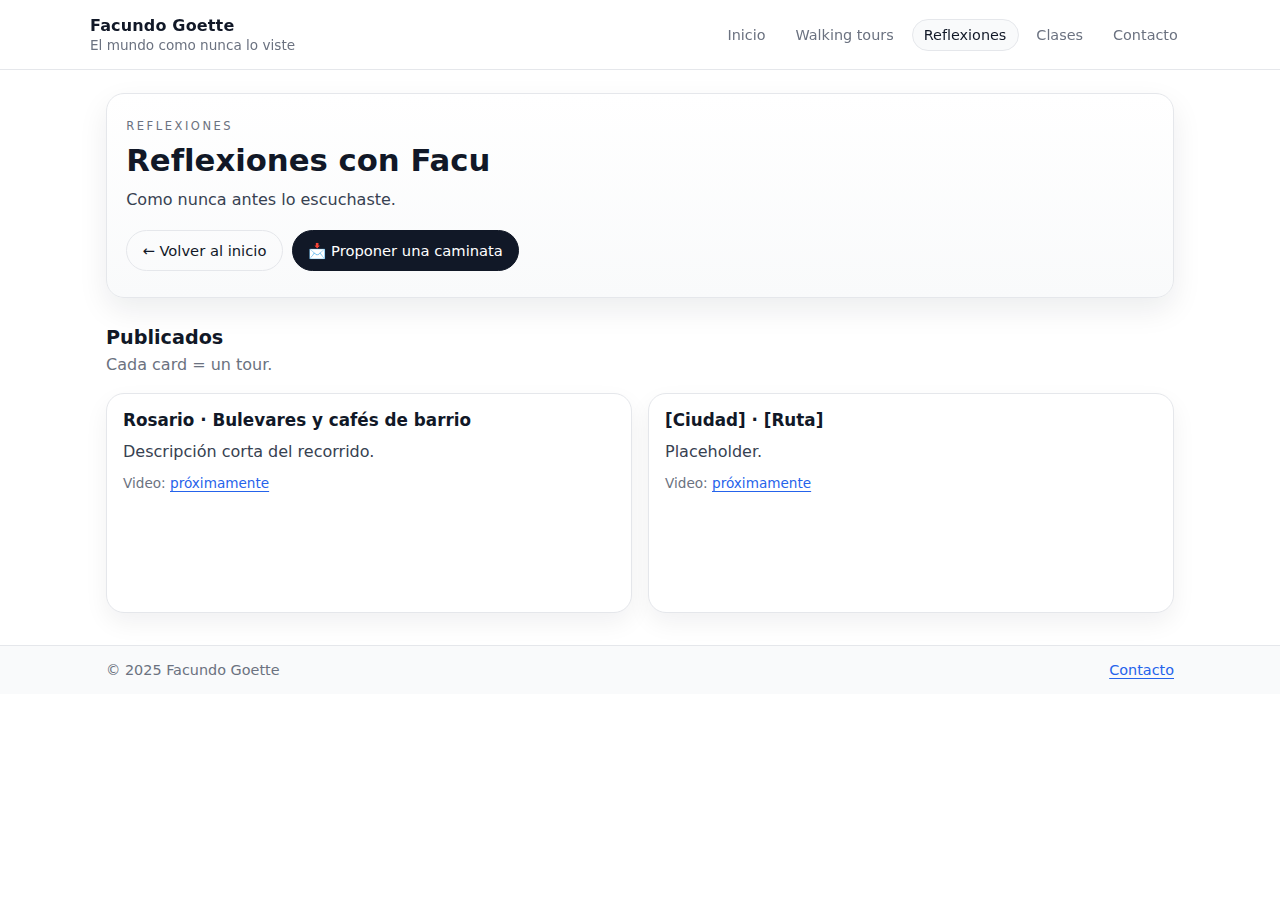
<file: streams.html>
<!DOCTYPE html>
<html lang="es">
<head>
  <meta charset="UTF-8" />
  <title>Reflexiones · Facundo Goette</title>
  <meta name="viewport" content="width=device-width, initial-scale=1" />
  <link rel="stylesheet" href="styles.css" />
</head>
<body>
  <header class="header">
    <div class="container header__inner">
      <div class="brand">
        <a class="brand__name" href="index.html">Facundo Goette</a>
        <div class="brand__tagline">El mundo como nunca lo viste</div>
      </div>
      <nav class="nav">
        <a class="nav__link" href="index.html">Inicio</a>
        <a class="nav__link" href="walking.html">Walking tours</a>
 <a class="nav__link nav__link--active" href="streams.html">Reflexiones</a>
        <a class="nav__link" href="clases.html">Clases</a>
        <a class="nav__link" href="contacto.html">Contacto</a>
      </nav>
    </div>
  </header>

  <main class="container">
    <section class="hero">
      <div class="hero__badge">Reflexiones</div>
      <h1 class="hero__title">Reflexiones con Facu</h1>
      <p class="hero__lead">Como nunca antes lo escuchaste.</p>

      <div class="hero__actions">
        <a class="btn btn--ghost" href="index.html">← Volver al inicio</a>
        <a class="btn btn--primary" href="contacto.html">📩 Proponer una caminata</a>
      </div>
    </section>

    <section class="section">
      <div class="section__header">
        <h2 class="section__title">Publicados</h2>
        <p class="section__subtitle">Cada card = un tour.</p>
      </div>

      <div class="grid2">
        <article class="card">
          <h3 class="card__title">Rosario · Bulevares y cafés de barrio</h3>
          <p class="card__text">Descripción corta del recorrido.</p>
          <div class="card__meta">Video: <span class="link">próximamente</span></div>
        </article>

        <article class="card">
          <h3 class="card__title">[Ciudad] · [Ruta]</h3>
          <p class="card__text">Placeholder.</p>
          <div class="card__meta">Video: <span class="link">próximamente</span></div>
        </article>
      </div>
    </section>
  </main>

  <footer class="footer">
    <div class="container footer__inner">
      <div>© 2025 Facundo Goette</div>
      <div class="footer__links"><a class="link" href="contacto.html">Contacto</a></div>
    </div>
  </footer>
</body>
</html>
</file>
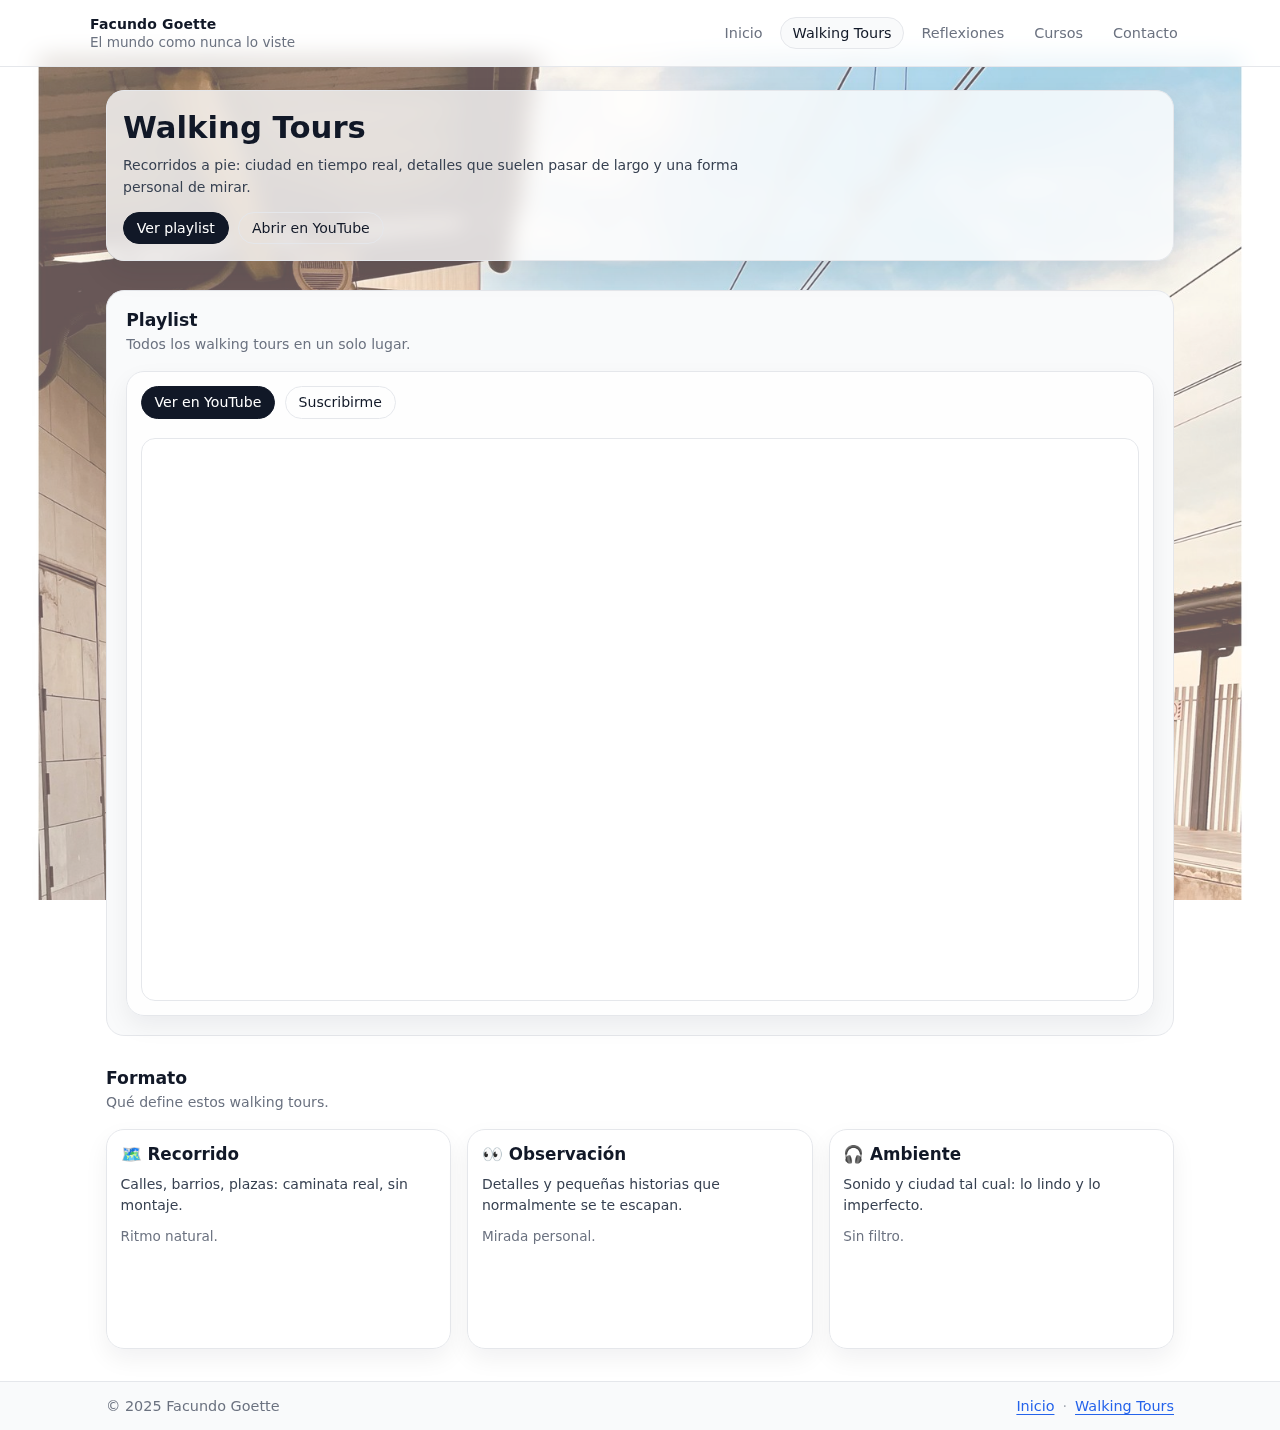
<file: walking.html>
<!DOCTYPE html>
<html lang="es">
<head>
  <meta charset="UTF-8" />
  <title>Walking Tours · Facundo Goette</title>
  <meta name="viewport" content="width=device-width, initial-scale=1" />

  <meta name="description" content="Walking Tours de Facundo Goette: Recorridos a pie, detalles que pasan desapercibidos y ciudad en tiempo real. Playlist actualizada en YouTube." />
  <link rel="canonical" href="https://facugoette8.github.io/walking.html" />

  <meta property="og:type" content="website" />
  <meta property="og:site_name" content="Facundo Goette" />
  <meta property="og:url" content="https://facugoette8.github.io/walking.html" />
  <meta property="og:title" content="Walking Tours · Facundo Goette" />
  <meta property="og:description" content="Walking Tours de Facundo Goette: recorridos a pie y ciudad en tiempo real." />
  <meta property="og:image" content="https://facugoette8.github.io/site-bg.jpg" />

  <meta name="twitter:card" content="summary_large_image" />
  <meta name="twitter:title" content="Walking Tours · Facundo Goette" />
  <meta name="twitter:description" content="Walking Tours: recorridos a pie y ciudad en tiempo real." />
  <meta name="twitter:image" content="https://facugoette8.github.io/site-bg.jpg" />

  <link rel="stylesheet" href="styles.css" />

  <style>
    html, body { background: transparent !important; }

    /* Fondo */
    .page-bg, .page-bg-overlay { position: fixed; inset: 0; z-index: -2; pointer-events: none; }
    .page-bg {
      z-index: -2;
      background-repeat: no-repeat;
      background-size: cover;
      background-position: center 5%;
      background-color: #ffffff;
      background-image: url("site-bg.jpg");
      background-image: image-set(url("site-bg@2x.jpg") 2x, url("site-bg.jpg") 1x);
      will-change: background-position;
    }
    .page-bg-overlay { z-index: -1; background: rgba(255,255,255,.34); }

    /* Cristal */
    .header { background: rgba(255,255,255,.72) !important; backdrop-filter: blur(12px); }
    .hero, .card { background: rgba(255,255,255,.78) !important; backdrop-filter: blur(10px); }

    /* Compacto */
    body { font-size: 14px; }
    .hero { padding: 1rem !important; }
    .card { padding: .85rem !important; }
    .btn  { padding: .46rem .8rem !important; font-size: .88rem !important; }
    .section__title { font-size: 1.08rem !important; }
    .section__subtitle { font-size: .88rem !important; }

    /* Video */
    .video-wrap{
      margin-top:.6rem;
      border-radius:14px;
      overflow:hidden;
      border:1px solid var(--border);
      background: rgba(255,255,255,.55);
      position: relative;
      width: 100%;
      padding-top: 56.25%;
    }
    .video-wrap iframe{
      position:absolute; inset:0;
      width:100%; height:100%;
      border:0;
      display:block;
    }

    /* Layout */
    .grid3 { display:grid; gap:1rem; grid-template-columns: repeat(3, minmax(0, 1fr)); }
    @media (max-width: 900px){ .grid3 { grid-template-columns: minmax(0, 1fr); } }
  </style>
</head>

<body>
  <div class="page-bg" aria-hidden="true"></div>
  <div class="page-bg-overlay" aria-hidden="true"></div>

  <header class="header">
    <div class="container header__inner">
      <div class="brand">
        <a class="brand__name" href="index.html">Facundo Goette</a>
        <div class="brand__tagline">El mundo como nunca lo viste</div>
      </div>

      <nav class="nav">
        <a class="nav__link" href="index.html">Inicio</a>
        <a class="nav__link nav__link--active" href="walking.html">Walking Tours</a>
        <a class="nav__link" href="streams.html">Reflexiones</a>
        <a class="nav__link" href="clases.html">Cursos</a>
        <a class="nav__link" href="contacto.html">Contacto</a>
      </nav>
    </div>
  </header>

  <main class="container">
    <section class="hero">
      <h1 class="hero__title">Walking Tours</h1>
      <p class="hero__lead">
        Recorridos a pie: ciudad en tiempo real, detalles que suelen pasar de largo y una forma personal de mirar.
      </p>

      <div class="hero__actions" style="margin-top:.8rem;">
        <a class="btn btn--primary" href="#playlist">Ver playlist</a>
        <a class="btn btn--ghost" href="https://www.youtube.com/playlist?list=PLRSOHePqUicoaWpShutgzAnXhKmSNcXjO" target="_blank" rel="noopener">Abrir en YouTube</a>
      </div>
    </section>

    <!-- PLAYLIST -->
    <section id="playlist" class="section section--soft">
      <div class="section__header">
        <h2 class="section__title">Playlist</h2>
        <p class="section__subtitle">Todos los walking tours en un solo lugar.</p>
      </div>

      <article class="card">
        <div class="card__actions" style="display:flex; gap:.6rem; flex-wrap:wrap;">
          <a class="btn btn--primary" href="https://www.youtube.com/playlist?list=PLRSOHePqUicoaWpShutgzAnXhKmSNcXjO" target="_blank" rel="noopener">Ver en YouTube</a>
          <a class="btn btn--ghost" href="https://www.youtube.com/@facugoette8?sub_confirmation=1" target="_blank" rel="noopener">Suscribirme</a>
        </div>

        <div class="video-wrap">
          <iframe
            loading="lazy"
            src="https://www.youtube.com/embed/videoseries?list=PLRSOHePqUicoaWpShutgzAnXhKmSNcXjO"
            title="Playlist · Walking Tours"
            allow="accelerometer; autoplay; clipboard-write; encrypted-media; gyroscope; picture-in-picture; web-share"
            allowfullscreen></iframe>
        </div>
      </article>
    </section>

    <!-- FORMATO -->
    <section class="section">
      <div class="section__header">
        <h2 class="section__title">Formato</h2>
        <p class="section__subtitle">Qué define estos walking tours.</p>
      </div>

      <div class="grid3">
        <article class="card">
          <h3 class="card__title">🗺️ Recorrido</h3>
          <p class="card__text">Calles, barrios, plazas: caminata real, sin montaje.</p>
          <div class="card__meta">Ritmo natural.</div>
        </article>

        <article class="card">
          <h3 class="card__title">👀 Observación</h3>
          <p class="card__text">Detalles y pequeñas historias que normalmente se te escapan.</p>
          <div class="card__meta">Mirada personal.</div>
        </article>

        <article class="card">
          <h3 class="card__title">🎧 Ambiente</h3>
          <p class="card__text">Sonido y ciudad tal cual: lo lindo y lo imperfecto.</p>
          <div class="card__meta">Sin filtro.</div>
        </article>
      </div>
    </section>
  </main>

  <footer class="footer">
    <div class="container footer__inner">
      <div>© 2025 Facundo Goette</div>
      <div class="footer__links">
        <a class="link" href="index.html">Inicio</a>
        <span class="dot">·</span>
        <a class="link" href="walking.html">Walking Tours</a>
      </div>
    </div>
  </footer>

  <!-- Fondo: recorre la foto de arriba hacia abajo -->
  <script>
    (() => {
      const bg = document.querySelector(".page-bg");
      if (!bg) return;
      if (window.matchMedia("(prefers-reduced-motion: reduce)").matches) return;

      const startY = 5, endY = 95;
      let ticking = false;

      const setPos = () => {
        const doc = document.documentElement;
        const maxScroll = Math.max(1, doc.scrollHeight - window.innerHeight);
        const ratio = Math.min(1, Math.max(0, (window.scrollY || 0) / maxScroll));
        const y = startY + (endY - startY) * ratio;
        bg.style.backgroundPosition = `center ${y}%`;
        ticking = false;
      };

      const onScroll = () => {
        if (!ticking) { ticking = true; requestAnimationFrame(setPos); }
      };

      setPos();
      window.addEventListener("scroll", onScroll, { passive: true });
      window.addEventListener("resize", setPos);
      setTimeout(setPos, 800);
      setTimeout(setPos, 1800);
    })();
  </script>
</body>
</html>
</file>
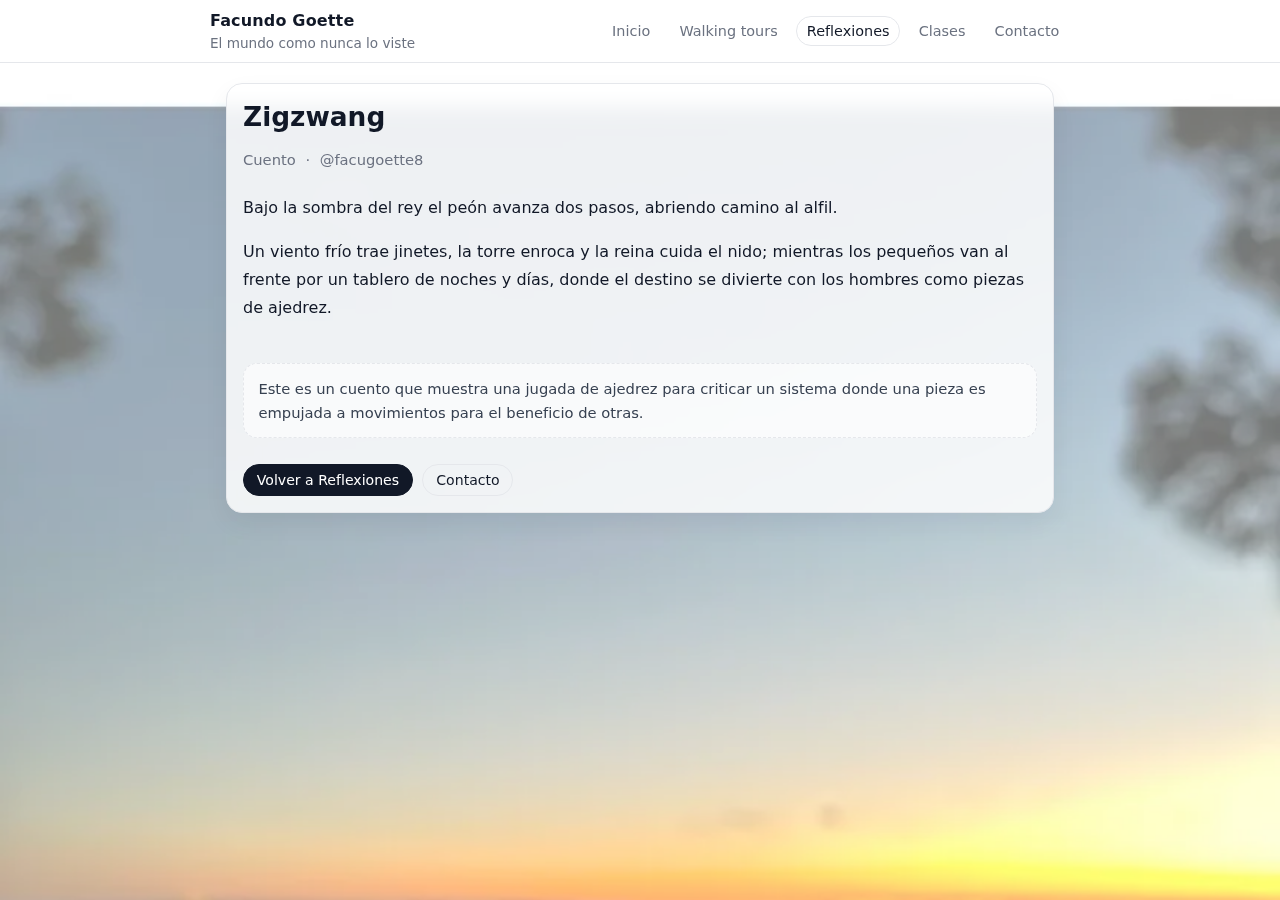
<file: cuentos/zigzwang.html>
<!DOCTYPE html>
<html lang="es">
<head>
  <meta charset="UTF-8" />
  <title>Zigzwang · Facundo Goette</title>
  <meta name="viewport" content="width=device-width, initial-scale=1" />
  <meta name="description" content="Zigzwang. Un cuento breve: ajedrez como crítica a un sistema donde unas piezas se empujan para el beneficio de otras.">

  <link rel="stylesheet" href="../styles.css" />

  <style>
    :root{
      --border:#e5e7eb;--text:#111827;--muted:#6b7280;--radius:16px;--max:860px;
      --font:system-ui,-apple-system,BlinkMacSystemFont,"Segoe UI",sans-serif;
    }
    *{box-sizing:border-box}
    body{margin:0;font-family:var(--font);color:var(--text);background:transparent;-webkit-font-smoothing:antialiased}
    a{color:inherit;text-decoration:none}

    /* Foto: SOLO fondo (parallax) */
    .page-bg,.page-bg-overlay{position:fixed;inset:0;z-index:-2;pointer-events:none}
    .page-bg{
      background-size:cover;
      background-position:center 0%;
      background-repeat:no-repeat;
      background-color:#fff;
      background-image:image-set(
        url("../assets/cuentos/zigzwang.webp") type("image/webp") 1x,
        url("../assets/cuentos/zigzwang@2x.webp") type("image/webp") 2x,
        url("../assets/cuentos/zigzwang.jpg") type("image/jpeg") 1x,
        url("../assets/cuentos/zigzwang@2x.jpg") type("image/jpeg") 2x
      );
      will-change:background-position;
    }
    .page-bg-overlay{z-index:-1;background:rgba(255,255,255,.44)}

    .container{max-width:var(--max);margin:0 auto;padding:0 1rem}

    .header{
      position:sticky;top:0;z-index:20;
      border-bottom:1px solid var(--border);
      background:rgba(255,255,255,.72);
      backdrop-filter:blur(12px);
    }
    .header__inner{display:flex;align-items:center;justify-content:space-between;gap:1rem;padding:.7rem 0}
    .brand__name{font-weight:700;letter-spacing:.01em}
    .brand__tagline{font-size:.85rem;color:var(--muted);margin-top:.15rem}
    .nav{display:flex;gap:.5rem;flex-wrap:wrap;justify-content:flex-end}
    .nav__link{font-size:.9rem;color:var(--muted);padding:.35rem .6rem;border-radius:999px;border:1px solid transparent}
    .nav__link:hover{color:var(--text);border-color:var(--border);background:rgba(255,255,255,.7)}
    .nav__link--active{color:var(--text);border-color:var(--border);background:rgba(255,255,255,.7)}
    @media (max-width:720px){.nav{display:none}}

    .card{
      margin:1.25rem 0;
      border:1px solid var(--border);
      border-radius:var(--radius);
      background:rgba(255,255,255,.84);
      backdrop-filter:blur(10px);
      padding:1rem;
    }

    h1{margin:.1rem 0 .25rem;font-size:1.65rem;line-height:1.15}
    .meta{color:var(--muted);font-size:.92rem;display:flex;gap:.6rem;flex-wrap:wrap;margin:.35rem 0 1rem}

    .content{line-height:1.75;font-size:1rem;color:#111827}
    .content p{margin:0 0 1rem}

    .note{
      margin-top:1rem;
      padding:.8rem .9rem;
      border-radius:14px;
      border:1px dashed var(--border);
      background:rgba(255,255,255,.62);
      color:#374151;
      line-height:1.6;
      font-size:.92rem;
    }

    .actions{display:flex;gap:.6rem;flex-wrap:wrap;margin-top:1rem}
    .btn{display:inline-flex;align-items:center;padding:.46rem .8rem;border-radius:999px;border:1px solid var(--border);background:#fff;font-size:.88rem}
    .btn--primary{background:#111827;border-color:#111827;color:#fff}
    .btn--ghost{background:transparent}
  </style>
</head>
<body>
  <div class="page-bg" aria-hidden="true"></div>
  <div class="page-bg-overlay" aria-hidden="true"></div>

  <header class="header">
    <div class="container header__inner">
      <div class="brand">
        <a class="brand__name" href="../index.html">Facundo Goette</a>
        <div class="brand__tagline">El mundo como nunca lo viste</div>
      </div>
      <nav class="nav">
        <a class="nav__link" href="../index.html">Inicio</a>
        <a class="nav__link" href="../walking.html">Walking tours</a>
        <a class="nav__link nav__link--active" href="../streams.html">Reflexiones</a>
        <a class="nav__link" href="../clases.html">Clases</a>
        <a class="nav__link" href="../contacto.html">Contacto</a>
      </nav>
    </div>
  </header>

  <main class="container">
    <article class="card">
      <h1>Zigzwang</h1>
      <div class="meta"><span>Cuento</span><span>·</span><span>@facugoette8</span></div>

      <div class="content">
        <p>Bajo la sombra del rey el peón avanza dos pasos, abriendo camino al alfil.</p>
        <p>Un viento frío trae jinetes, la torre enroca y la reina cuida el nido; mientras los pequeños van al frente por un tablero de noches y días, donde el destino se divierte con los hombres como piezas de ajedrez.</p>
      </div>

      <div class="note">
        Este es un cuento que muestra una jugada de ajedrez para criticar un sistema donde una pieza es empujada a movimientos para el beneficio de otras.
      </div>

      <div class="actions">
        <a class="btn btn--primary" href="../streams.html">Volver a Reflexiones</a>
        <a class="btn btn--ghost" href="../contacto.html">Contacto</a>
      </div>
    </article>
  </main>

  <script>
    (() => {
      const bg = document.querySelector(".page-bg");
      if (!bg) return;
      if (window.matchMedia("(prefers-reduced-motion: reduce)").matches) return;

      const startY = 0, endY = 100;
      let ticking = false;

      const setPos = () => {
        const doc = document.documentElement;
        const maxScroll = Math.max(1, doc.scrollHeight - window.innerHeight);
        const ratio = Math.min(1, Math.max(0, (window.scrollY || 0) / maxScroll));
        const y = startY + (endY - startY) * ratio;
        bg.style.backgroundPosition = `center ${y}%`;
        ticking = false;
      };

      const onScroll = () => {
        if (!ticking) { ticking = true; requestAnimationFrame(setPos); }
      };

      setPos();
      window.addEventListener("scroll", onScroll, { passive: true });
      window.addEventListener("resize", setPos);
      setTimeout(setPos, 800);
      setTimeout(setPos, 1800);
    })();
  </script>
</body>
</html>
</file>
<file: styles.css>
:root{
  --bg:#ffffff;
  --soft:#f9fafb;
  --text:#111827;
  --muted:#6b7280;
  --border:#e5e7eb;
  --shadow:0 12px 30px rgba(17,24,39,.08);
  --radius:18px;
  --max:1100px;
  --font:system-ui,-apple-system,BlinkMacSystemFont,"Segoe UI",sans-serif;
}

*{box-sizing:border-box}
html,body{height:100%}
body{
  margin:0;
  font-family:var(--font);
  background:var(--bg);
  color:var(--text);
  -webkit-font-smoothing:antialiased;
}

a{text-decoration:none;color:inherit}
.container{max-width:var(--max);margin:0 auto;padding:0 1rem}

.header{
  position:sticky;top:0;z-index:10;
  border-bottom:1px solid var(--border);
  background:rgba(255,255,255,.92);
  backdrop-filter:blur(12px);
}
.header__inner{display:flex;align-items:center;justify-content:space-between;gap:1rem;padding:1rem 0}

.brand{display:flex;flex-direction:column;gap:.15rem}
.brand__name{font-weight:700;letter-spacing:.01em}
.brand__tagline{font-size:.85rem;color:var(--muted)}

.nav{display:flex;gap:.35rem;flex-wrap:wrap;justify-content:flex-end}
.nav__link{
  font-size:.9rem;color:var(--muted);
  padding:.45rem .7rem;border-radius:999px;border:1px solid transparent;
}
.nav__link:hover{color:var(--text);border-color:var(--border);background:var(--soft)}
.nav__link--active{color:var(--text);border-color:var(--border);background:var(--soft)}

.hero{
  margin:1.4rem 0 1.8rem;
  padding:1.6rem 1.2rem;
  border:1px solid var(--border);
  border-radius:var(--radius);
  background:linear-gradient(180deg,#fff, var(--soft));
  box-shadow:var(--shadow);
}
.hero__badge{
  font-size:.72rem;letter-spacing:.22em;text-transform:uppercase;
  color:var(--muted);margin-bottom:.6rem;
}
.hero__title{
  margin:.2rem 0 .6rem;
  font-size:clamp(1.7rem,2.4vw,2.5rem);
  line-height:1.12;
}
.hero__lead{margin:0;color:#374151;line-height:1.6;max-width:70ch}
.hero__actions{display:flex;flex-wrap:wrap;gap:.6rem;margin-top:1.1rem}

.section{margin:1.6rem 0 2rem}
.section--soft{
  padding:1.2rem;border-radius:var(--radius);
  background:var(--soft);border:1px solid var(--border);
}
.section__header{margin-bottom:1rem}
.section__title{margin:0 0 .25rem;font-size:1.2rem}
.section__subtitle{margin:0;color:var(--muted);max-width:72ch;line-height:1.5}

.grid3{display:grid;grid-template-columns:repeat(3,minmax(0,1fr));gap:1rem}
.grid2{display:grid;grid-template-columns:repeat(2,minmax(0,1fr));gap:1rem}

.card{
  border:1px solid var(--border);
  background:#fff;
  border-radius:var(--radius);
  padding:1rem;
  box-shadow:0 10px 25px rgba(17,24,39,.06);
  display:flex;flex-direction:column;gap:.6rem;
  min-height:220px;
}
.card__title{margin:0;font-size:1.05rem}
.card__text{margin:0;color:#374151;line-height:1.55}
.card__meta{font-size:.85rem;color:var(--muted);line-height:1.4}
.card__actions{margin-top:auto;display:flex;gap:.6rem;flex-wrap:wrap}

.btn{
  display:inline-flex;align-items:center;justify-content:center;
  padding:.65rem .95rem;border-radius:999px;
  border:1px solid var(--border);
  background:#fff;
  font-size:.92rem;
}
.btn:hover{background:var(--soft)}
.btn--primary{border-color:#111827;background:#111827;color:#fff}
.btn--primary:hover{opacity:.92}
.btn--ghost{background:transparent}

.link{color:#2563eb;text-decoration:underline;text-underline-offset:3px}
.footer{
  margin-top:2rem;
  border-top:1px solid var(--border);
  background:var(--soft);
  padding:1rem 0;
  color:var(--muted);
  font-size:.9rem;
}
.footer__inner{display:flex;justify-content:space-between;gap:1rem;flex-wrap:wrap}
.footer__links{display:flex;gap:.5rem;align-items:center}
.dot{opacity:.6}

@media (max-width: 900px){
  .grid3{grid-template-columns:1fr}
  .grid2{grid-template-columns:1fr}
}
/* Instagram: preview tipo “feed” (no depende de embeds externos) */
.ig-feed {
  margin-top: .7rem;
  border-radius: 12px;
  overflow: hidden;
  border: 1px solid var(--border);
  background: rgba(255,255,255,.6);
}
.ig-feed a { display:block; }
.ig-feed img {
  width: 100%;
  height: 260px;
  object-fit: cover;
  display: block;
}
</file>
